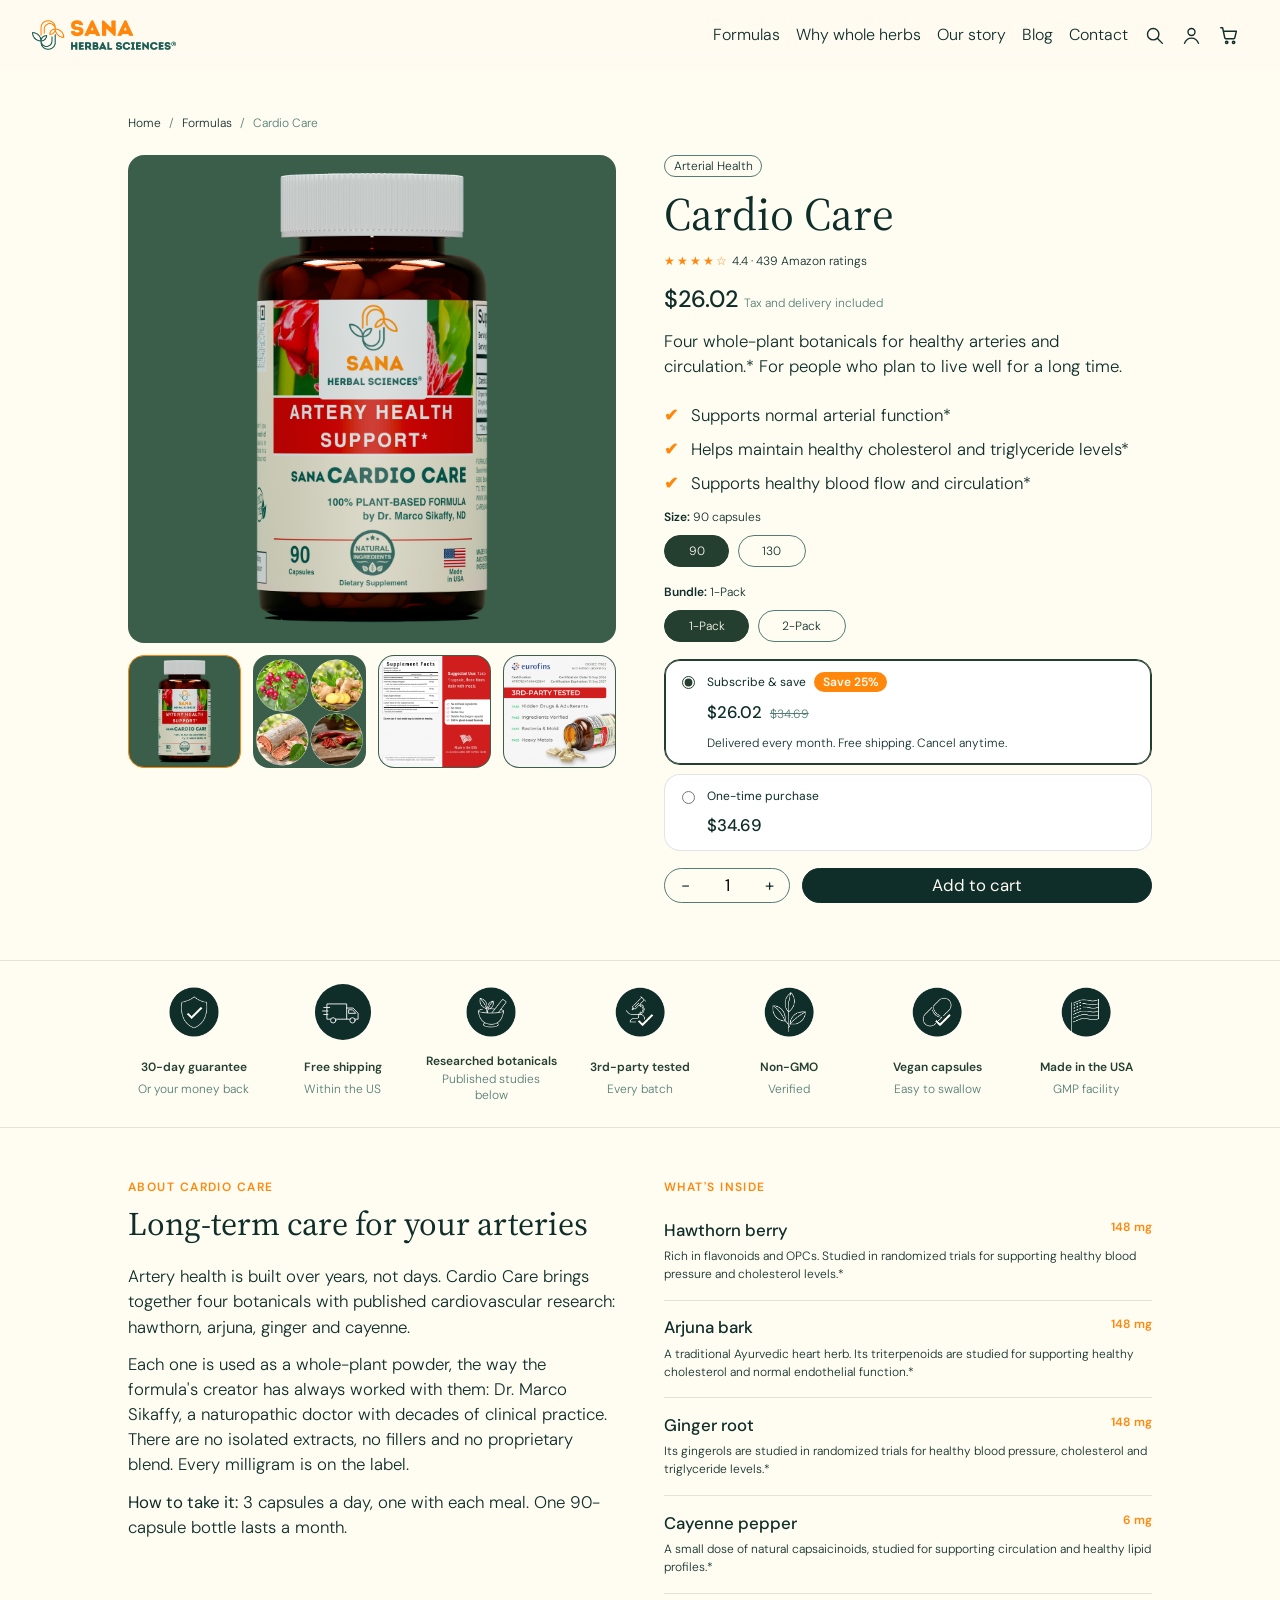
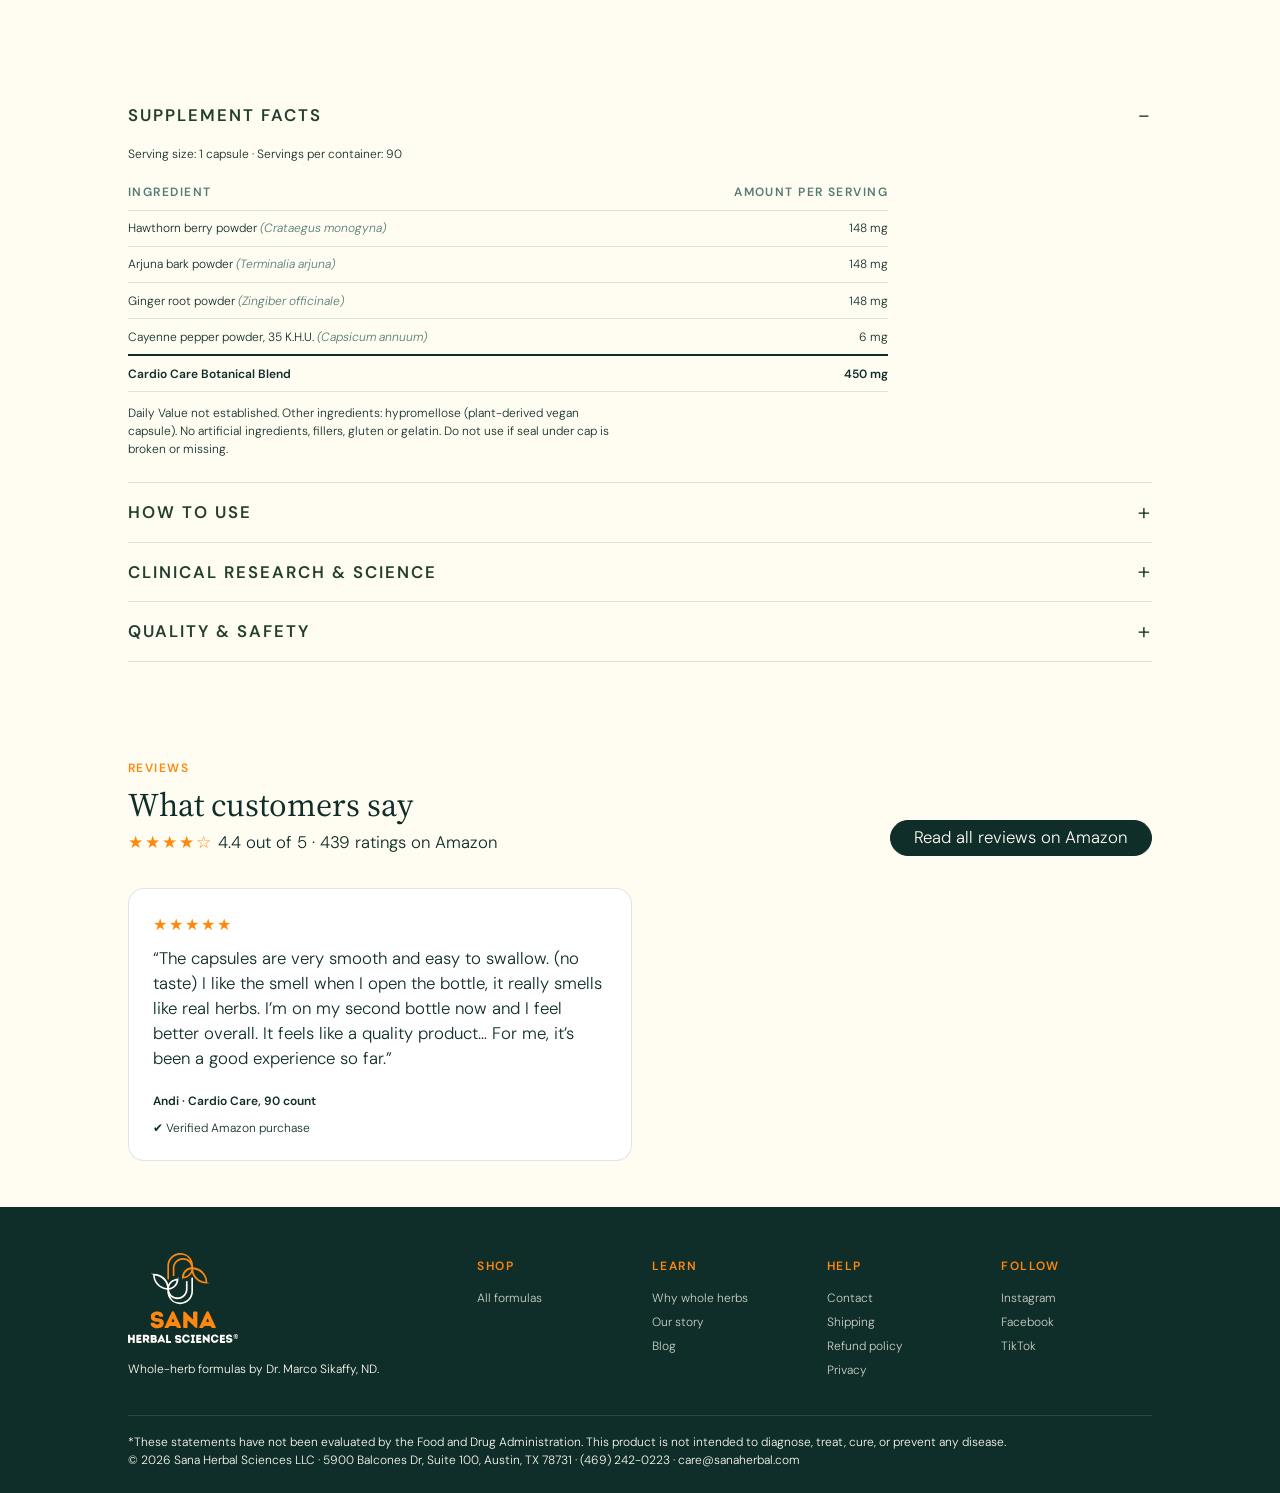
<file: cardio-care.html>
<!doctype html>
<html lang="en">
  <head>
    <meta charset="utf-8" />
    <meta name="viewport" content="width=device-width, initial-scale=1" />
    <title>Cardio Care | Whole-Herb Artery &amp; Circulation Support | Sana Herbal Sciences</title>
    <meta name="description" content="Cardio Care: hawthorn, arjuna, ginger and cayenne as whole-plant powders. Supports healthy arteries and circulation.* Third-party tested every batch. No fillers." />
    <link
      href="https://cdn.jsdelivr.net/npm/bootstrap@5.3.3/dist/css/bootstrap.min.css"
      rel="stylesheet"
    />
    <link rel="stylesheet" href="style.css" />
  </head>
  <body>
    <!-- ===== NAV ===== -->
    <nav class="navbar fixed-top navbar-expand-lg site-nav">
      <div class="container-fluid">
        <a class="navbar-brand d-inline-flex align-items-center p-0" href="index.html"><img width="526" height="112" src="img/logo-nav.webp" alt="Sana Herbal Sciences" /></a>
        <button
          class="navbar-toggler"
          type="button"
          data-bs-toggle="collapse"
          data-bs-target="#navbarContent"
          aria-controls="navbarContent"
          aria-expanded="false"
          aria-label="Toggle navigation"
>
          <span class="navbar-toggler-icon"></span>
        </button>
        <div class="collapse navbar-collapse" id="navbarContent">
          <ul class="navbar-nav ms-auto mb-2 mb-lg-0 align-items-lg-center">
            <li class="nav-item"><a class="nav-link" href="formulas.html">Formulas</a></li>
            <li class="nav-item"><a class="nav-link" href="index.html#why-whole-herbs">Why whole herbs</a></li>
            <li class="nav-item"><a class="nav-link" href="index.html#our-story">Our story</a></li>
            <li class="nav-item"><a class="nav-link" href="blog.html">Blog</a></li>
            <li class="nav-item"><a class="nav-link" href="contact.html">Contact</a></li>
            <li class="nav-item">
              <a class="nav-link nav-icon" href="https://sanaherbal.com/search" aria-label="Search">
                <svg viewBox="0 0 24 24" width="21" height="21" fill="none" stroke="currentColor" stroke-width="1.6" stroke-linecap="round" aria-hidden="true"><circle cx="10.5" cy="10.5" r="6.5"/><path d="M15.5 15.5 21 21"/></svg>
              </a>
            </li>
            <li class="nav-item">
              <a class="nav-link nav-icon" href="https://sanaherbal.com/customer_authentication/redirect?locale=en&amp;region_country=US" aria-label="Account">
                <svg viewBox="0 0 24 24" width="21" height="21" fill="none" stroke="currentColor" stroke-width="1.6" stroke-linecap="round" aria-hidden="true"><circle cx="12" cy="8" r="4"/><path d="M4 21c1.5-4 4.5-6 8-6s6.5 2 8 6"/></svg>
              </a>
            </li>
            <li class="nav-item">
              <a class="nav-link nav-icon" href="#" aria-label="Cart">
                <svg viewBox="0 0 24 24" width="22" height="22" fill="none" stroke="currentColor" stroke-width="1.6" stroke-linecap="round" stroke-linejoin="round" aria-hidden="true"><path d="M3 4h2l2.4 11.2a1 1 0 0 0 1 .8h8.9a1 1 0 0 0 1-.8L20 8H6.2"/><circle cx="9.5" cy="20" r="1.3"/><circle cx="17" cy="20" r="1.3"/></svg>
              </a>
            </li>
          </ul>
        </div>
      </div>
    </nav>

    <main>
      <!-- ===== COMPRA: galería + caja de compra ===== -->
      <section>
        <div class="container-fluid">
          <nav aria-label="Breadcrumb"><ol class="breadcrumb"><li class="breadcrumb-item"><a href="index.html">Home</a></li><li class="breadcrumb-item"><a href="index.html#formulas">Formulas</a></li><li class="breadcrumb-item active" aria-current="page">Cardio Care</li></ol></nav>
          <div class="row g-4 g-lg-5">
            <!-- Galería -->
            <div class="col-lg-6">
              <div class="gallery">
                <div class="gallery-main">
                  <img id="pdp-main-img" width="1350" height="1350" src="img/cardiocare.webp" alt="Sana Cardio Care, 90 capsules" />
                </div>
                <div class="gallery-thumbs" role="list">
                  <button type="button" class="gallery-thumb is-active" data-src="img/cardiocare.webp" data-w="1350" data-h="1350" data-alt="Sana Cardio Care, 90 capsules" aria-label="Bottle"><img width="1350" height="1350" src="img/cardiocare.webp" alt="" /></button>
                  <button type="button" class="gallery-thumb" data-src="img/cardio-care-ingredients.webp" data-w="700" data-h="700" data-alt="Cardio Care ingredients: hawthorn berry, arjuna bark, ginger and cayenne" aria-label="Ingredients"><img width="700" height="700" src="img/cardio-care-ingredients.webp" alt="" /></button>
                  <button type="button" class="gallery-thumb" data-src="img/cardio-care-facts.webp" data-w="1400" data-h="1400" data-alt="Cardio Care Supplement Facts and suggested use" aria-label="Supplement Facts"><img width="1400" height="1400" src="img/cardio-care-facts.webp" alt="" loading="lazy" /></button>
                  <button type="button" class="gallery-thumb" data-src="img/cardio-care-lab.webp" data-w="1400" data-h="1400" data-alt="Cardio Care third-party lab certificate from Eurofins" aria-label="Lab certificate"><img width="1400" height="1400" src="img/cardio-care-lab.webp" alt="" loading="lazy" /></button>
                </div>
              </div>
            </div>

            <!-- Caja de compra -->
            <div class="col-lg-6">
              <div class="stack">
                <span class="tag-outline">Arterial Health</span>
                <h1>Cardio Care</h1>
                <a class="text-sm align-self-start" href="https://www.amazon.com/dp/B0D2LYVVW8#customerReviews" target="_blank" rel="noopener"><span class="stars" aria-hidden="true">★★★★☆</span> 4.4 · 439 Amazon ratings</a>

                <div class="text-lg fw-medium"><span id="pdp-price">$34.69</span> <span class="text-sm text-mute fw-light">Tax and delivery included</span></div>

                <p>Four whole-plant botanicals for healthy arteries and circulation.* For people who plan to live well for a long time.</p>
                <ul class="checklist">
                  <li>Supports normal arterial function*</li>
                  <li>Helps maintain healthy cholesterol and triglyceride levels*</li>
                  <li>Supports healthy blood flow and circulation*</li>
                </ul>

                <form class="stack-loose" id="pdp-form" action="#">
                  <fieldset class="stack-tight">
                    <legend>Size: <span id="lbl-size">90 capsules</span></legend>
                    <div class="choice-pills">
                      <input type="radio" name="size" id="size-90" value="90" checked /><label for="size-90">90</label>
                      <input type="radio" name="size" id="size-130" value="130" /><label for="size-130">130</label>
                    </div>
                  </fieldset>

                  <fieldset class="stack-tight">
                    <legend>Bundle: <span id="lbl-bundle">1-Pack</span></legend>
                    <div class="choice-pills">
                      <input type="radio" name="bundle" id="bundle-1" value="1" checked /><label for="bundle-1">1-Pack</label>
                      <input type="radio" name="bundle" id="bundle-2" value="2" /><label for="bundle-2">2-Pack</label>
                    </div>
                  </fieldset>

                  <fieldset class="stack-tight">
                    <legend class="visually-hidden">Purchase option</legend>
                    <label class="option-card" id="plan-sub-wrap">
                      <input type="radio" name="plan" id="plan-sub" value="sub" checked />
                      <span class="option-body">
                        <span class="option-top"><strong>Subscribe &amp; save</strong> <span class="tag">Save 25%</span></span>
                        <span class="option-price"><span id="price-sub">$26.02</span> <s id="price-sub-was">$34.69</s></span>
                        <span class="text-sm">Delivered every month. Free shipping. Cancel anytime.</span>
                      </span>
                    </label>
                    <label class="option-card">
                      <input type="radio" name="plan" id="plan-once" value="once" />
                      <span class="option-body">
                        <span class="option-top"><strong>One-time purchase</strong></span>
                        <span class="option-price" id="price-once">$34.69</span>
                      </span>
                    </label>
                    <p class="text-sm" id="plan-msg" hidden>Subscribe &amp; save is available for 1-Pack orders.</p>
                  </fieldset>

                  <div class="buy-row">
                    <div class="qty">
                      <button type="button" id="qty-minus" aria-label="Decrease quantity">−</button>
                      <input type="number" id="qty" name="qty" value="1" min="1" max="10" aria-label="Quantity" />
                      <button type="button" id="qty-plus" aria-label="Increase quantity">+</button>
                    </div>
                    <button type="submit" class="btn-pill" id="pdp-add">Add to cart</button>
                  </div>
                  <p class="text-sm" id="pdp-added" role="status" hidden>Added to cart.</p>
                </form>
              </div>
            </div>
          </div>
        </div>
      </section>

      <!-- ===== GARANTÍAS ===== -->
      <section class="band">
        <div class="container-fluid">
          <ul class="perks perks-wide">
            <li><img width="190" height="190" src="img/tested.webp" alt="" class="icon" loading="lazy" /><strong>30-day guarantee</strong><span>Or your money back</span></li>
            <li><img width="191" height="191" src="img/shipping.svg" alt="" class="icon" loading="lazy" /><strong>Free shipping</strong><span>Within the US</span></li>
            <li><img width="190" height="190" src="img/dried.webp" alt="" class="icon" loading="lazy" /><strong>Researched botanicals</strong><span>Published studies below</span></li>
            <li><img width="191" height="191" src="img/labtested.webp" alt="" class="icon" loading="lazy" /><strong>3rd-party tested</strong><span>Every batch</span></li>
            <li><img width="191" height="191" src="img/gmofree.webp" alt="" class="icon" loading="lazy" /><strong>Non-GMO</strong><span>Verified</span></li>
            <li><img width="191" height="191" src="img/pill.webp" alt="" class="icon" loading="lazy" /><strong>Vegan capsules</strong><span>Easy to swallow</span></li>
            <li><img width="191" height="191" src="img/usamade.webp" alt="" class="icon" loading="lazy" /><strong>Made in the USA</strong><span>GMP facility</span></li>
          </ul>
        </div>
      </section>

      <!-- ===== DESCRIPCIÓN + INGREDIENTES ===== -->
      <section class="py-xl">
        <div class="container-fluid">
          <div class="row g-4 g-lg-5">
            <div class="col-lg-6">
              <span class="eyebrow">About Cardio Care</span>
              <h2>Long-term care for your arteries</h2>
              <p>Artery health is built over years, not days. Cardio Care brings together four botanicals with published cardiovascular research: hawthorn, arjuna, ginger and cayenne.</p>
              <p>Each one is used as a whole-plant powder, the way the formula's creator has always worked with them: Dr. Marco Sikaffy, a naturopathic doctor with decades of clinical practice. There are no isolated extracts, no fillers and no proprietary blend. Every milligram is on the label.</p>
              <p><strong>How to take it:</strong> 3 capsules a day, one with each meal. One 90-capsule bottle lasts a month.</p>
            </div>
            <div class="col-lg-6">
              <span class="eyebrow">What's inside</span>
              <ul class="spec-list">
                <li>
                  <h4>Hawthorn berry <span>148 mg</span></h4>
                  <p class="text-sm">Rich in flavonoids and OPCs. Studied in randomized trials for supporting healthy blood pressure and cholesterol levels.*</p>
                </li>
                <li>
                  <h4>Arjuna bark <span>148 mg</span></h4>
                  <p class="text-sm">A traditional Ayurvedic heart herb. Its triterpenoids are studied for supporting healthy cholesterol and normal endothelial function.*</p>
                </li>
                <li>
                  <h4>Ginger root <span>148 mg</span></h4>
                  <p class="text-sm">Its gingerols are studied in randomized trials for healthy blood pressure, cholesterol and triglyceride levels.*</p>
                </li>
                <li>
                  <h4>Cayenne pepper <span>6 mg</span></h4>
                  <p class="text-sm">A small dose of natural capsaicinoids, studied for supporting circulation and healthy lipid profiles.*</p>
                </li>
              </ul>
            </div>
          </div>
        </div>
      </section>

      <!-- ===== ACORDEONES ===== -->
      <section class="py-xl">
        <div class="container-fluid">
          <details class="disclosure" open>
            <summary>Supplement Facts</summary>
            <div class="disclosure-body">
              <p class="text-sm">Serving size: 1 capsule · Servings per container: 90</p>
              <div class="table-scroll">
                <table class="data-table">
                  <thead><tr><th scope="col">Ingredient</th><th scope="col">Amount per serving</th></tr></thead>
                  <tbody>
                    <tr><td>Hawthorn berry powder <em>(Crataegus monogyna)</em></td><td>148 mg</td></tr>
                    <tr><td>Arjuna bark powder <em>(Terminalia arjuna)</em></td><td>148 mg</td></tr>
                    <tr><td>Ginger root powder <em>(Zingiber officinale)</em></td><td>148 mg</td></tr>
                    <tr><td>Cayenne pepper powder, 35 K.H.U. <em>(Capsicum annuum)</em></td><td>6 mg</td></tr>
                    <tr class="total-row"><td>Cardio Care Botanical Blend</td><td>450 mg</td></tr>
                  </tbody>
                </table>
              </div>
              <p class="text-sm">Daily Value not established. Other ingredients: hypromellose (plant-derived vegan capsule). No artificial ingredients, fillers, gluten or gelatin. Do not use if seal under cap is broken or missing.</p>
            </div>
          </details>

          <details class="disclosure">
            <summary>How to use</summary>
            <div class="disclosure-body">
              <p class="text-sm">Take 3 capsules daily, one with each meal. A 90-capsule bottle lasts 30 days; a 130-capsule bottle lasts about 43 days.</p>
              <p class="text-sm">If you are pregnant, nursing, taking medication or have a medical condition, consult your healthcare provider before use.</p>
            </div>
          </details>

          <details class="disclosure">
            <summary>Clinical research &amp; science</summary>
            <div class="disclosure-body">
              <p class="text-sm">Published research on the individual botanicals in Cardio Care. These studies were not conducted on the finished formula.</p>
              <ul class="ref-list">
                <li><a href="https://doi.org/10.1016/j.foodres.2025.118224" target="_blank" rel="noopener">Procyanidin C1 from Hawthorn Modulates Metabolic-Inflammatory Axis to Combat Vascular Senescence in Atherosclerosis</a> <span>2026, Food Research International</span></li>
                <li><a href="https://journals.lww.com/adhb/fulltext/2019/09010/effect_of_terminalia_arjuna_on_total_platelet.21.aspx" target="_blank" rel="noopener">Effect of Terminalia Arjuna on Total Platelet Count and Lipid Profile in Patients of Coronary Artery Disease</a> <span>2019, Advances in Human Biology</span></li>
                <li><a href="https://www.mdpi.com/1420-3049/17/12/14490" target="_blank" rel="noopener">Polyphenolic Profile and Biological Activity of Chinese Hawthorn (Crataegus pinnatifida BUNGE) Fruits</a> <span>2012, Molecules</span></li>
                <li><a href="https://pubmed.ncbi.nlm.nih.gov/29747751/" target="_blank" rel="noopener">The effect of ginger supplementation on lipid profile: A systematic review and meta-analysis of clinical trials</a> <span>2018. Phytomedicine, National Center for Biotechnology Information</span></li>
                <li><a href="https://pubmed.ncbi.nlm.nih.gov/37344950/" target="_blank" rel="noopener">Effects of Capsicum annuum supplementation on the lipid profile in adults with metabolic syndrome: a systematic review and meta-analysis of RCTs</a> <span>2023, A. Hjazi et al.</span><span class="ref-summary">Capsicum supplementation significantly reduced total cholesterol (TC) by ~4.98 mg/dL.</span></li>
                <li><a href="https://www.frontiersin.org/journals/nutrition/articles/10.3389/fnut.2022.812294/full" target="_blank" rel="noopener">Lipid-Lowering Efficacy of the Capsaicin in Patients With Metabolic Syndrome</a> <span>2022, Z. Jiang et al.</span><span class="ref-summary">Capsaicin supplementation lowered TC and LDL-C in patients with metabolic syndrome.</span></li>
                <li><a href="https://www.sciencedirect.com/science/article/abs/pii/S0009898103001189" target="_blank" rel="noopener">Red pepper attenuates cholesteryl ester transfer protein and atherosclerosis</a> <span>2003, M.J. Kwon et al.</span><span class="ref-summary">Red pepper reduced CETP activity (a marker linked with cholesterol transport) and slowed atherosclerosis in cholesterol-fed models.</span></li>
                <li><a href="https://lipidworld.biomedcentral.com/articles/10.1186/s12944-019-1119-z" target="_blank" rel="noopener">Terminalia arjuna bark extract impedes foam cell formation and promotes macrophage/foam-cell apoptosis</a> <span>2019, S. Bhansali et al.</span><span class="ref-summary">Arjuna extract inhibited foam cell formation by downregulating CD36 expression and promoted apoptosis in macrophages/foam cells.</span></li>
                <li><a href="https://pubmed.ncbi.nlm.nih.gov/30519874/" target="_blank" rel="noopener">Hawthorn extract alleviates atherosclerosis through regulating inflammation and apoptosis related factors</a> <span>2019, S.Z. Wang et al.</span><span class="ref-summary">Hawthorn extract reduced inflammatory markers (MCP-1, IL-1β, hs-CRP) and modulated Bax/Bcl-2 expression to stabilize plaques.</span></li>
                <li><a href="https://www.mdpi.com/1999-4907/11/5/564" target="_blank" rel="noopener">Hawthorn leaf flavonoids attenuate atherosclerosis in ApoE-knockout mice by promotion of reverse cholesterol transport and foam cell inhibition</a> <span>2020, A. Nazhand et al.</span><span class="ref-summary">Hawthorn flavonoids improved reverse cholesterol transport, inhibited foam cell formation, and reduced vascular lipid accumulation.</span></li>
                <li><a href="https://www.frontiersin.org/journals/cardiovascular-medicine/articles/10.3389/fcvm.2022.804801/full" target="_blank" rel="noopener">Exploring the mechanism of hawthorn leaves against coronary heart disease via network pharmacology and in vitro validation</a> <span>2022, J. Ding et al.</span><span class="ref-summary">Hawthorn polyphenols suppressed MMP2, MMP9, IL-6, IL-1β and macrophage activation, consistent with plaque-stabilizing, anti-inflammatory effects.</span></li>
                <li><a href="https://e-cnr.org/DOIx.php?id=10.7762%2Fcnr.2022.11.4.302" target="_blank" rel="noopener">The effects of Capsinoids and Fermented Red Pepper Products on lipid profiles: meta-analysis of RCTs</a> <span>2022, M.R. Amini et al.</span><span class="ref-summary">Capsinoids (from red pepper) significantly reduced total cholesterol (TC) with mild effect on LDL, HDL, or TG.</span></li>
                <li><a href="https://www.researchgate.net/publication/385775920_A_Randomized_Controlled_Clinical_Study_to_Evaluate_the_Effect_of_Terminalia_Arjuna_Add-On_Medication_on_Cardiac_Function_in_Coronary_Artery_Disease" target="_blank" rel="noopener">A Randomized Controlled Clinical Study to Evaluate the Effect of Terminalia Arjuna (Add-On Medication) on Cardiac Function in Coronary Artery Disease</a> <span>2024, International Research Journal of Multidisciplinary Scope</span></li>
                <li><a href="https://www.academia.edu/111589808/Crataegus_laevigata_decreases_neutrophil_elastase_and_has_hypolipidemic_effect_A_randomized_double_blind_placebo_controlled_trial?auto=download" target="_blank" rel="noopener">Crataegus laevigata decreases neutrophil elastase and has hypolipidemic effect: A randomized, double-blind, placebo-controlled trial</a> <span>2011, School of Medicine, University of Valencia, Valencia, Spain</span></li>
                <li><a href="https://www.sciencedirect.com/science/article/pii/S0022316622140526?utm_source=chatgpt.com" target="_blank" rel="noopener">Ginger Extract Consumption Reduces Plasma Cholesterol, Inhibits LDL Oxidation and Attenuates Development of Atherosclerosis in Atherosclerotic, Apolipoprotein E-Deficient Mice</a> <span>2023, The Rappaport Family Institute for Research in the Medical Sciences</span></li>
                <li><a href="https://www.ahajournals.org/doi/10.1161/HYPERTENSIONAHA.121.18778?utm_source=chatgpt.com" target="_blank" rel="noopener">Capsaicin Attenuates Arterial Calcification Through Promoting SIRT6-Mediated Deacetylation and Degradation of Hif1α (Hypoxic-Inducible Factor-1 Alpha)</a> <span>2022, AHA|ASA Journals</span></li>
              </ul>
            </div>
          </details>

          <details class="disclosure">
            <summary>Quality &amp; safety</summary>
            <div class="disclosure-body">
              <dl class="def-list">
                <dt>Identity</dt>
                <dd>Every herb is identity-verified before production, to confirm it's the exact species on the label. Cardio Care's botanicals come from named origins: hawthorn from Bulgaria, arjuna from India, and ginger and cayenne from the US.</dd>
                <dt>Potency</dt>
                <dd>Every batch is third-party tested by ISO 17025-accredited laboratories (Eurofins or Daane Labs). Not once per formula: every single batch.</dd>
                <dt>Purity</dt>
                <dd>Every batch is screened for heavy metals (lead, arsenic, cadmium, mercury) and microbial contamination (E. coli, Salmonella, yeast and mold). If a batch fails, it never ships.</dd>
              </dl>
            </div>
          </details>
        </div>
      </section>

      <!-- ===== RESEÑAS (Amazon, cargadas a mano; NO marcar con schema Review) ===== -->
      <section class="py-xl">
        <div class="container-fluid">
          <div class="section-head">
            <div>
              <span class="eyebrow">Reviews</span>
              <h2 class="mb-2">What customers say</h2>
              <p><span class="stars" aria-hidden="true">★★★★☆</span> 4.4 out of 5 · 439 ratings on Amazon</p>
            </div>
            <a class="btn-pill" href="https://www.amazon.com/dp/B0D2LYVVW8#customerReviews" target="_blank" rel="noopener">Read all reviews on Amazon</a>
          </div>
          <div class="row g-3">
            <div class="col-lg-6">
              <div class="review">
                <span class="stars" aria-label="5 out of 5 stars">★★★★★</span>
                <p>“The capsules are very smooth and easy to swallow. (no taste) I like the smell when I open the bottle, it really smells like real herbs. I’m on my second bottle now and I feel better overall. It feels like a quality product… For me, it’s been a good experience so far.”</p>
                <span class="review-author">Andi · Cardio Care, 90 count</span>
                <a class="text-sm" href="https://www.amazon.com/gp/customer-reviews/R3EIZP7JOMXTB6" target="_blank" rel="noopener">✔ Verified Amazon purchase</a>
              </div>
            </div>
          </div>
        </div>
      </section>
    </main>

    <!-- ===== FOOTER ===== -->
    <footer>
      <div class="container-fluid">
        <div class="row g-4">
          <div class="col-lg-4">
            <img width="156" height="128" src="img/logo-white.svg" alt="Sana Herbal Sciences"  />
            <p class="text-sm">Whole-herb formulas by Dr. Marco Sikaffy, ND.</p>
          </div>
          <div class="col-6 col-lg-2">
            <h4>Shop</h4>
            <a href="formulas.html">All formulas</a>
          </div>
          <div class="col-6 col-lg-2">
            <h4>Learn</h4>
            <a href="index.html#why-whole-herbs">Why whole herbs</a>
            <a href="index.html#our-story">Our story</a>
            <a href="blog.html">Blog</a>
          </div>
          <div class="col-6 col-lg-2">
            <h4>Help</h4>
            <a href="contact.html">Contact</a>
            <a href="delivery.html">Shipping</a>
            <a href="refund-policy.html">Refund policy</a>
            <a href="privacy.html">Privacy</a>
          </div>
          <div class="col-6 col-lg-2">
            <h4>Follow</h4>
            <a href="https://www.instagram.com/sana.herbs">Instagram</a>
            <a href="https://www.facebook.com/people/Sana-Herbal/61557239301948/">Facebook</a>
            <a href="https://www.tiktok.com/@sana.herbs">TikTok</a>
          </div>
        </div>
        <p class="text-sm">*These statements have not been evaluated by the Food and Drug Administration. This product is not intended to diagnose, treat, cure, or prevent any disease.<br />© 2026 Sana Herbal Sciences LLC · 5900 Balcones Dr, Suite 100, Austin, TX 78731 · (469) 242-0223 · care@sanaherbal.com</p>
      </div>
    </footer>

    <script src="https://cdn.jsdelivr.net/npm/bootstrap@5.3.3/dist/js/bootstrap.bundle.min.js"></script>
    <script>
      // Galería, variantes, plan de compra y cantidad (maqueta: el carrito real lo resuelve Shopify)
      (function () {
        var main = document.getElementById("pdp-main-img");
        document.querySelectorAll(".gallery-thumb").forEach(function (t) {
          t.addEventListener("click", function () {
            document.querySelectorAll(".gallery-thumb").forEach(function (x) { x.classList.toggle("is-active", x === t); });
            main.src = t.dataset.src; main.width = t.dataset.w; main.height = t.dataset.h; main.alt = t.dataset.alt;
          });
        });

        // Precios reales de sanaherbal.com (Shopify + Recharge, oct-2026)
        var PRICES = { "90-1": 34.69, "90-2": 59.80, "130-1": 44.95, "130-2": 79.90 };
        var SUB = { "90-1": 26.02, "130-1": 33.71 };   // suscripción mensual -25% solo en 1-Pack
        var SOLD_OUT = { "130-2": true };
        var $ = function (id) { return document.getElementById(id); };
        var fmt = function (n) { return "$" + n.toFixed(2); };
        var val = function (name) { return document.querySelector('input[name="' + name + '"]:checked').value; };

        function update() {
          var key = val("size") + "-" + val("bundle");
          var subOk = !!SUB[key];
          $("plan-sub").disabled = !subOk;
          $("plan-sub-wrap").classList.toggle("is-disabled", !subOk);
          $("plan-msg").hidden = subOk;
          if (!subOk && $("plan-sub").checked) $("plan-once").checked = true;

          $("price-once").textContent = fmt(PRICES[key]);
          $("price-sub").textContent = subOk ? fmt(SUB[key]) : "";
          $("price-sub-was").textContent = subOk ? fmt(PRICES[key]) : "";
          $("pdp-price").textContent = fmt(val("plan") === "sub" && subOk ? SUB[key] : PRICES[key]);

          $("lbl-size").textContent = val("size") + " capsules";
          $("lbl-bundle").textContent = val("bundle") === "2" ? "2-Pack" : "1-Pack";

          var out = !!SOLD_OUT[key];
          $("pdp-add").disabled = out;
          $("pdp-add").textContent = out ? "Sold out" : "Add to cart";
        }
        document.querySelectorAll('#pdp-form input[type="radio"]').forEach(function (r) { r.addEventListener("change", update); });

        var qty = $("qty");
        $("qty-minus").addEventListener("click", function () { qty.value = Math.max(1, (+qty.value || 1) - 1); });
        $("qty-plus").addEventListener("click", function () { qty.value = Math.min(10, (+qty.value || 1) + 1); });
        $("pdp-form").addEventListener("submit", function (e) { e.preventDefault(); $("pdp-added").hidden = false; });
        update();
      })();
    </script>
  </body>
</html>
</file>
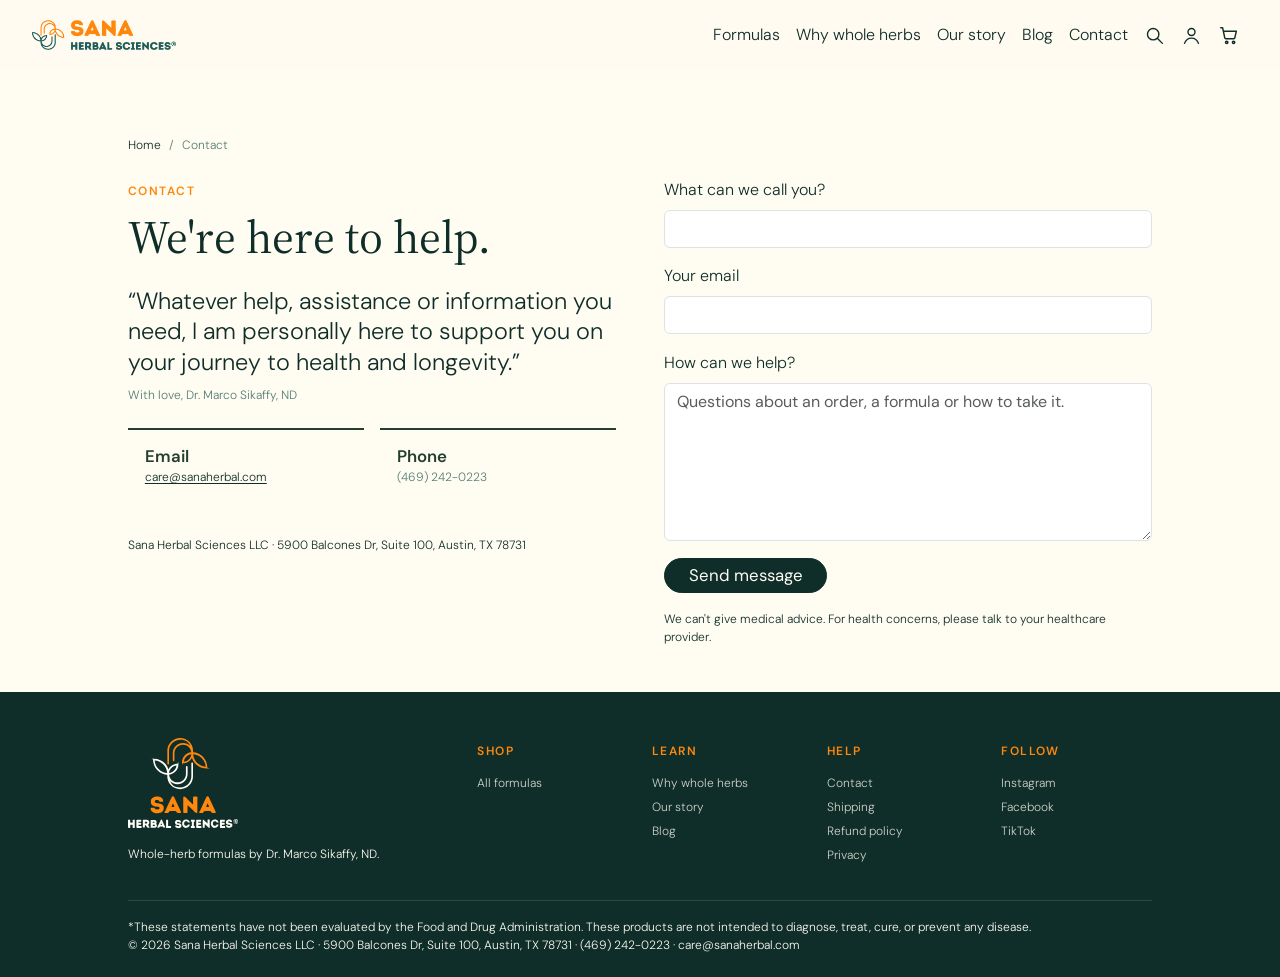
<file: contact.html>
<!doctype html>
<html lang="en">
  <head>
    <meta charset="utf-8" />
    <meta name="viewport" content="width=device-width, initial-scale=1" />
    <title>Contact | Sana Herbal Sciences</title>
    <meta name="description" content="Questions about an order or a formula? Contact Sana Herbal Sciences at care@sanaherbal.com." />
    <link
      href="https://cdn.jsdelivr.net/npm/bootstrap@5.3.3/dist/css/bootstrap.min.css"
      rel="stylesheet"
    />
    <link rel="stylesheet" href="style.css" />
  </head>
  <body>
    <nav class="navbar fixed-top navbar-expand-lg site-nav">
      <div class="container-fluid">
        <a class="navbar-brand d-inline-flex align-items-center p-0" href="index.html"><img width="526" height="112" src="img/logo-nav.webp" alt="Sana Herbal Sciences" /></a>
        <button
          class="navbar-toggler"
          type="button"
          data-bs-toggle="collapse"
          data-bs-target="#navbarContent"
          aria-controls="navbarContent"
          aria-expanded="false"
          aria-label="Toggle navigation"
>
          <span class="navbar-toggler-icon"></span>
        </button>
        <div class="collapse navbar-collapse" id="navbarContent">
          <ul class="navbar-nav ms-auto mb-2 mb-lg-0 align-items-lg-center">
            <li class="nav-item"><a class="nav-link" href="formulas.html">Formulas</a></li>
            <li class="nav-item"><a class="nav-link" href="index.html#why-whole-herbs">Why whole herbs</a></li>
            <li class="nav-item"><a class="nav-link" href="index.html#our-story">Our story</a></li>
            <li class="nav-item"><a class="nav-link" href="blog.html">Blog</a></li>
            <li class="nav-item"><a class="nav-link active" aria-current="page" href="contact.html">Contact</a></li>
            <li class="nav-item">
              <a class="nav-link nav-icon" href="https://sanaherbal.com/search" aria-label="Search">
                <svg viewBox="0 0 24 24" width="21" height="21" fill="none" stroke="currentColor" stroke-width="1.6" stroke-linecap="round" aria-hidden="true"><circle cx="10.5" cy="10.5" r="6.5"/><path d="M15.5 15.5 21 21"/></svg>
              </a>
            </li>
            <li class="nav-item">
              <a class="nav-link nav-icon" href="https://sanaherbal.com/customer_authentication/redirect?locale=en&amp;region_country=US" aria-label="Account">
                <svg viewBox="0 0 24 24" width="21" height="21" fill="none" stroke="currentColor" stroke-width="1.6" stroke-linecap="round" aria-hidden="true"><circle cx="12" cy="8" r="4"/><path d="M4 21c1.5-4 4.5-6 8-6s6.5 2 8 6"/></svg>
              </a>
            </li>
            <li class="nav-item">
              <a class="nav-link nav-icon" href="#" aria-label="Cart">
                <svg viewBox="0 0 24 24" width="22" height="22" fill="none" stroke="currentColor" stroke-width="1.6" stroke-linecap="round" stroke-linejoin="round" aria-hidden="true"><path d="M3 4h2l2.4 11.2a1 1 0 0 0 1 .8h8.9a1 1 0 0 0 1-.8L20 8H6.2"/><circle cx="9.5" cy="20" r="1.3"/><circle cx="17" cy="20" r="1.3"/></svg>
              </a>
            </li>
          </ul>
        </div>
      </div>
    </nav>

    <main>
      <section class="py-xl">
        <div class="container-fluid">
          <nav aria-label="Breadcrumb"><ol class="breadcrumb"><li class="breadcrumb-item"><a href="index.html">Home</a></li><li class="breadcrumb-item active" aria-current="page">Contact</li></ol></nav>
          <div class="row g-4 g-lg-5">
            <div class="col-lg-6">
              <span class="eyebrow">Contact</span>
              <h1 class="mb-md">We're here to help.</h1>
              <figure class="quote">
                <blockquote>“Whatever help, assistance or information you need, I am personally here to support you on your journey to health and longevity.”</blockquote>
                <figcaption>With love, Dr. Marco Sikaffy, ND</figcaption>
              </figure>
              <ul class="perks perks-boxed text-start mx-0">
                <li><strong>Email</strong><span><a href="mailto:care@sanaherbal.com">care@sanaherbal.com</a></span></li>
                <li><strong>Phone</strong><span>(469) 242-0223</span></li>
              </ul>
              <p class="text-sm">Sana Herbal Sciences LLC · 5900 Balcones Dr, Suite 100, Austin, TX 78731</p>
            </div>
            <div class="col-lg-6">
              <form class="stack-loose" id="contact-form" action="#">
                <div>
                  <label for="contact-name" class="form-label">What can we call you?</label>
                  <input id="contact-name" name="name" type="text" class="form-control" autocomplete="name" required />
                </div>
                <div>
                  <label for="contact-email" class="form-label">Your email</label>
                  <input id="contact-email" name="email" type="email" class="form-control" autocomplete="email" required />
                </div>
                <div>
                  <label for="contact-message" class="form-label">How can we help?</label>
                  <textarea id="contact-message" name="message" class="form-control" rows="6" placeholder="Questions about an order, a formula or how to take it." required></textarea>
                </div>
                <button type="submit" class="btn-pill align-self-start">Send message</button>
                <p class="text-sm" id="contact-sent" role="status" hidden>Thanks! We'll get back to you shortly.</p>
                <p class="text-sm">We can't give medical advice. For health concerns, please talk to your healthcare provider.</p>
              </form>
            </div>
          </div>
        </div>
      </section>
    </main>

    <!-- ===== FOOTER ===== -->
    <footer>
      <div class="container-fluid">
        <div class="row g-4">
          <div class="col-lg-4">
            <img width="156" height="128" src="img/logo-white.svg" alt="Sana Herbal Sciences"  />
            <p class="text-sm">Whole-herb formulas by Dr. Marco Sikaffy, ND.</p>
          </div>
          <div class="col-6 col-lg-2">
            <h4>Shop</h4>
            <a href="formulas.html">All formulas</a>
          </div>
          <div class="col-6 col-lg-2">
            <h4>Learn</h4>
            <a href="index.html#why-whole-herbs">Why whole herbs</a>
            <a href="index.html#our-story">Our story</a>
            <a href="blog.html">Blog</a>
          </div>
          <div class="col-6 col-lg-2">
            <h4>Help</h4>
            <a href="contact.html">Contact</a>
            <a href="delivery.html">Shipping</a>
            <a href="refund-policy.html">Refund policy</a>
            <a href="privacy.html">Privacy</a>
          </div>
          <div class="col-6 col-lg-2">
            <h4>Follow</h4>
            <a href="https://www.instagram.com/sana.herbs">Instagram</a>
            <a href="https://www.facebook.com/people/Sana-Herbal/61557239301948/">Facebook</a>
            <a href="https://www.tiktok.com/@sana.herbs">TikTok</a>
          </div>
        </div>
        <p class="text-sm">*These statements have not been evaluated by the Food and Drug Administration. These products are not intended to diagnose, treat, cure, or prevent any disease.<br />© 2026 Sana Herbal Sciences LLC · 5900 Balcones Dr, Suite 100, Austin, TX 78731 · (469) 242-0223 · care@sanaherbal.com</p>
      </div>
    </footer>


    <script src="https://cdn.jsdelivr.net/npm/bootstrap@5.3.3/dist/js/bootstrap.bundle.min.js"></script>
    <script>
      document.getElementById("contact-form").addEventListener("submit", function (e) {
        e.preventDefault();
        document.getElementById("contact-sent").hidden = false;
      });
    </script>
  </body>
</html>
</file>
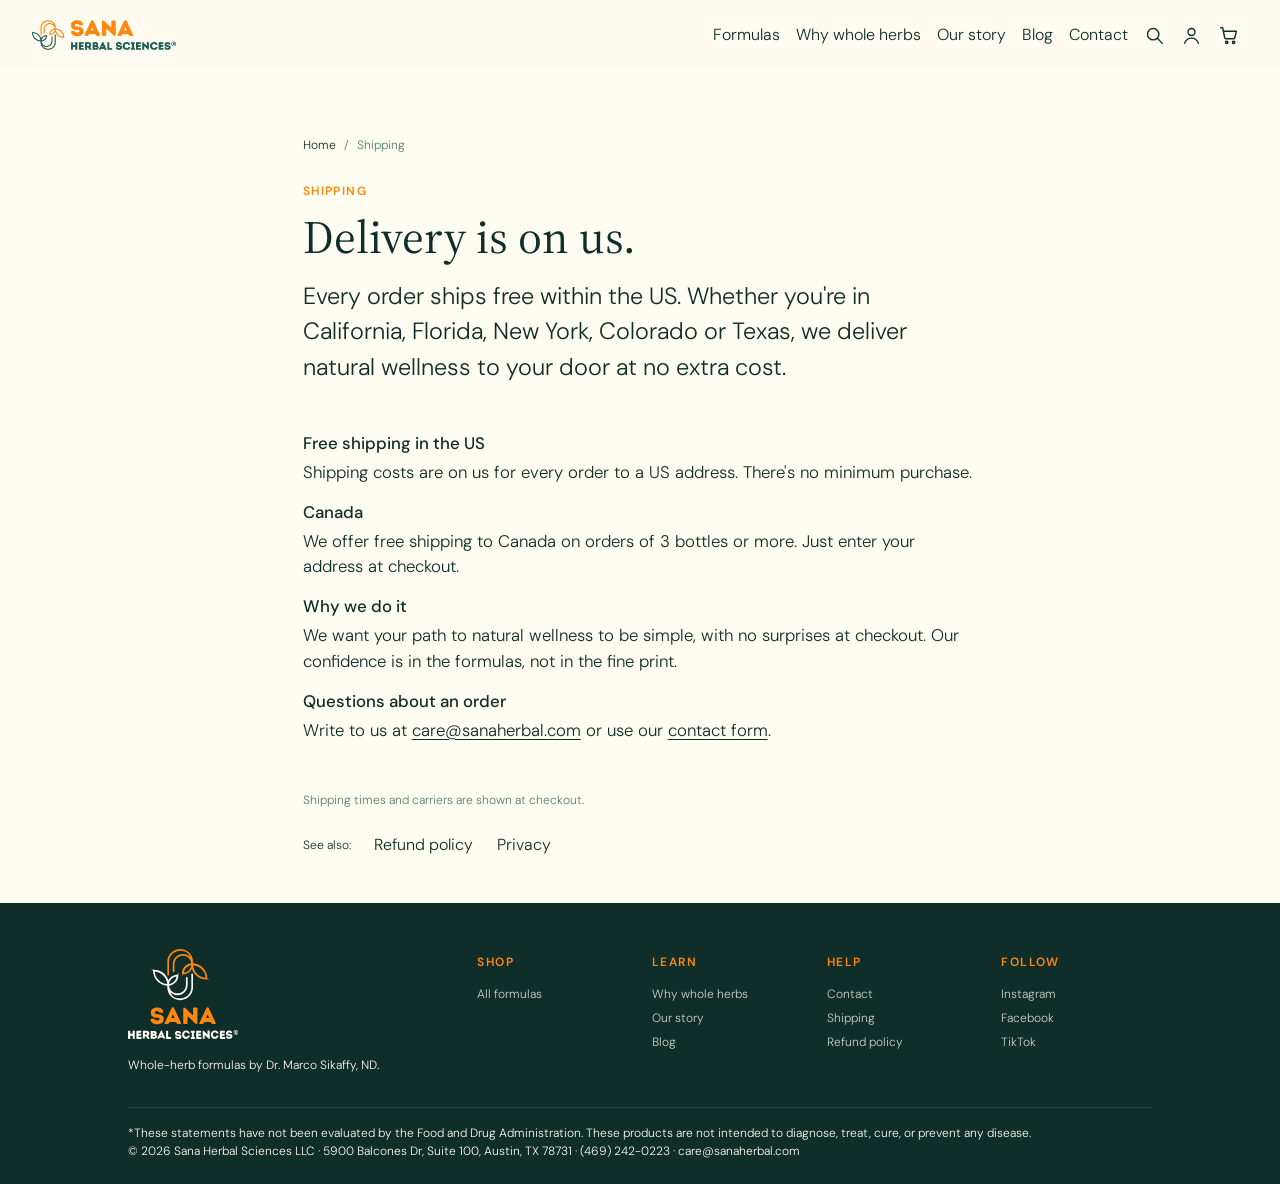
<file: delivery.html>
<!doctype html>
<html lang="en">
  <head>
    <meta charset="utf-8" />
    <meta name="viewport" content="width=device-width, initial-scale=1" />
    <title>Shipping | Free US Delivery | Sana Herbal Sciences</title>
    <meta name="description" content="Free shipping on every order within the US, and free shipping to Canada on orders of 3 bottles or more." />
    <link
      href="https://cdn.jsdelivr.net/npm/bootstrap@5.3.3/dist/css/bootstrap.min.css"
      rel="stylesheet"
    />
    <link rel="stylesheet" href="style.css" />
  </head>
  <body>
    <nav class="navbar fixed-top navbar-expand-lg site-nav">
      <div class="container-fluid">
        <a class="navbar-brand d-inline-flex align-items-center p-0" href="index.html"><img width="526" height="112" src="img/logo-nav.webp" alt="Sana Herbal Sciences" /></a>
        <button
          class="navbar-toggler"
          type="button"
          data-bs-toggle="collapse"
          data-bs-target="#navbarContent"
          aria-controls="navbarContent"
          aria-expanded="false"
          aria-label="Toggle navigation"
>
          <span class="navbar-toggler-icon"></span>
        </button>
        <div class="collapse navbar-collapse" id="navbarContent">
          <ul class="navbar-nav ms-auto mb-2 mb-lg-0 align-items-lg-center">
            <li class="nav-item"><a class="nav-link" href="formulas.html">Formulas</a></li>
            <li class="nav-item"><a class="nav-link" href="index.html#why-whole-herbs">Why whole herbs</a></li>
            <li class="nav-item"><a class="nav-link" href="index.html#our-story">Our story</a></li>
            <li class="nav-item"><a class="nav-link" href="blog.html">Blog</a></li>
            <li class="nav-item"><a class="nav-link" href="contact.html">Contact</a></li>
            <li class="nav-item">
              <a class="nav-link nav-icon" href="https://sanaherbal.com/search" aria-label="Search">
                <svg viewBox="0 0 24 24" width="21" height="21" fill="none" stroke="currentColor" stroke-width="1.6" stroke-linecap="round" aria-hidden="true"><circle cx="10.5" cy="10.5" r="6.5"/><path d="M15.5 15.5 21 21"/></svg>
              </a>
            </li>
            <li class="nav-item">
              <a class="nav-link nav-icon" href="https://sanaherbal.com/customer_authentication/redirect?locale=en&amp;region_country=US" aria-label="Account">
                <svg viewBox="0 0 24 24" width="21" height="21" fill="none" stroke="currentColor" stroke-width="1.6" stroke-linecap="round" aria-hidden="true"><circle cx="12" cy="8" r="4"/><path d="M4 21c1.5-4 4.5-6 8-6s6.5 2 8 6"/></svg>
              </a>
            </li>
            <li class="nav-item">
              <a class="nav-link nav-icon" href="#" aria-label="Cart">
                <svg viewBox="0 0 24 24" width="22" height="22" fill="none" stroke="currentColor" stroke-width="1.6" stroke-linecap="round" stroke-linejoin="round" aria-hidden="true"><path d="M3 4h2l2.4 11.2a1 1 0 0 0 1 .8h8.9a1 1 0 0 0 1-.8L20 8H6.2"/><circle cx="9.5" cy="20" r="1.3"/><circle cx="17" cy="20" r="1.3"/></svg>
              </a>
            </li>
          </ul>
        </div>
      </div>
    </nav>

    <main>
      <section class="py-xl">
        <div class="container-fluid">
          <div class="row justify-content-center">
            <div class="col-lg-8">
              <nav aria-label="Breadcrumb"><ol class="breadcrumb"><li class="breadcrumb-item"><a href="index.html">Home</a></li><li class="breadcrumb-item active" aria-current="page">Shipping</li></ol></nav>
              <span class="eyebrow">Shipping</span>
              <h1 class="mb-md">Delivery is on us.</h1>
              <p class="text-lg">Every order ships free within the US. Whether you're in California, Florida, New York, Colorado or Texas, we deliver natural wellness to your door at no extra cost.</p>
              <div class="stack-loose mt-5">
                <div>
                  <h4>Free shipping in the US</h4>
                  <p>Shipping costs are on us for every order to a US address. There's no minimum purchase.</p>
                </div>
                <div>
                  <h4>Canada</h4>
                  <p>We offer free shipping to Canada on orders of 3 bottles or more. Just enter your address at checkout.</p>
                </div>
                <div>
                  <h4>Why we do it</h4>
                  <p>We want your path to natural wellness to be simple, with no surprises at checkout. Our confidence is in the formulas, not in the fine print.</p>
                </div>
                <div>
                  <h4>Questions about an order</h4>
                  <p>Write to us at <a href="mailto:care@sanaherbal.com">care@sanaherbal.com</a> or use our <a href="contact.html">contact form</a>.</p>
                </div>
              </div>
              <p class="text-sm text-mute mt-5">Shipping times and carriers are shown at checkout.</p>
              <div class="cluster-loose mt-4">
              <span class="text-sm">See also:</span>
              <a class="link" href="refund-policy.html">Refund policy</a>
              <a class="link" href="privacy.html">Privacy</a>
              </div>
            </div>
          </div>
        </div>
      </section>
    </main>

    <!-- ===== FOOTER ===== -->
    <footer>
      <div class="container-fluid">
        <div class="row g-4">
          <div class="col-lg-4">
            <img width="156" height="128" src="img/logo-white.svg" alt="Sana Herbal Sciences"  />
            <p class="text-sm">Whole-herb formulas by Dr. Marco Sikaffy, ND.</p>
          </div>
          <div class="col-6 col-lg-2">
            <h4>Shop</h4>
            <a href="formulas.html">All formulas</a>
          </div>
          <div class="col-6 col-lg-2">
            <h4>Learn</h4>
            <a href="index.html#why-whole-herbs">Why whole herbs</a>
            <a href="index.html#our-story">Our story</a>
            <a href="blog.html">Blog</a>
          </div>
          <div class="col-6 col-lg-2">
            <h4>Help</h4>
            <a href="contact.html">Contact</a>
            <a href="delivery.html">Shipping</a>
            <a href="refund-policy.html">Refund policy</a>
          </div>
          <div class="col-6 col-lg-2">
            <h4>Follow</h4>
            <a href="https://www.instagram.com/sana.herbs">Instagram</a>
            <a href="https://www.facebook.com/people/Sana-Herbal/61557239301948/">Facebook</a>
            <a href="https://www.tiktok.com/@sana.herbs">TikTok</a>
          </div>
        </div>
        <p class="text-sm">*These statements have not been evaluated by the Food and Drug Administration. These products are not intended to diagnose, treat, cure, or prevent any disease.<br />© 2026 Sana Herbal Sciences LLC · 5900 Balcones Dr, Suite 100, Austin, TX 78731 · (469) 242-0223 · care@sanaherbal.com</p>
      </div>
    </footer>


    <script src="https://cdn.jsdelivr.net/npm/bootstrap@5.3.3/dist/js/bootstrap.bundle.min.js"></script>
  </body>
</html>
</file>
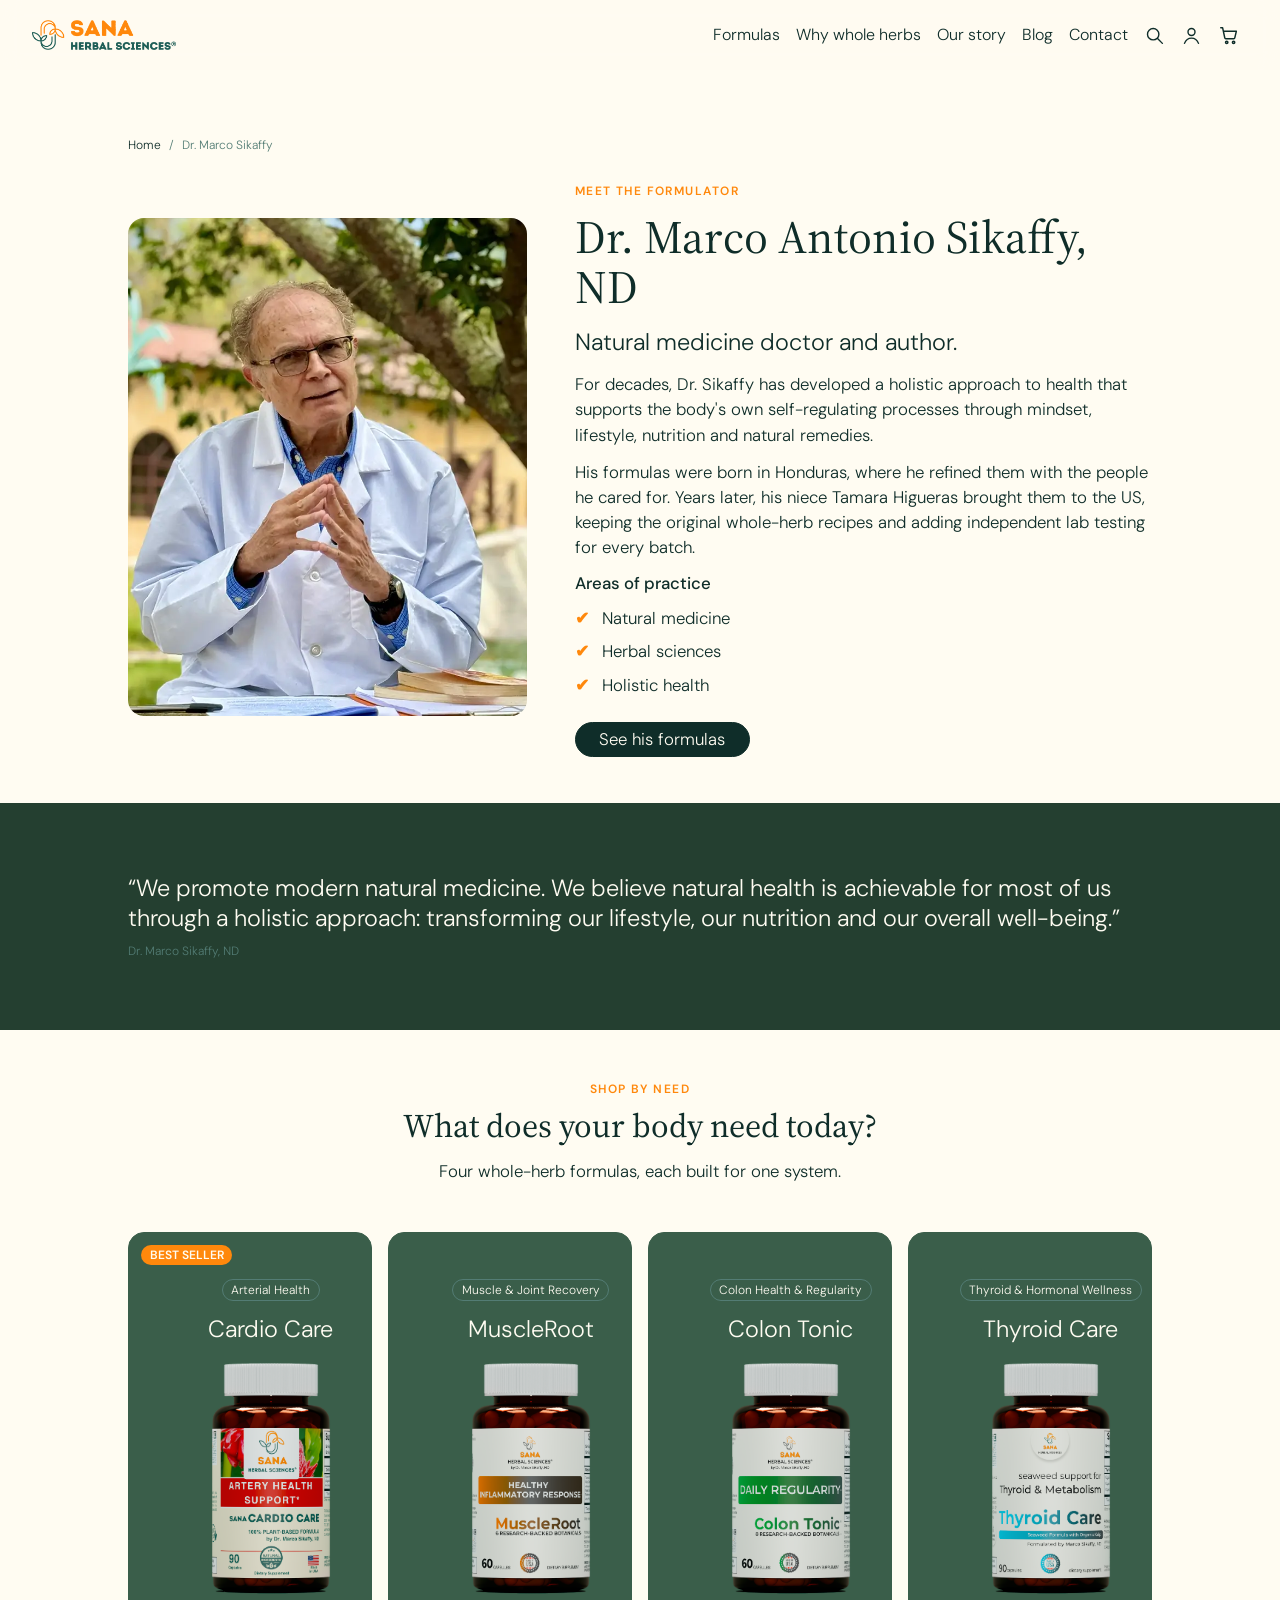
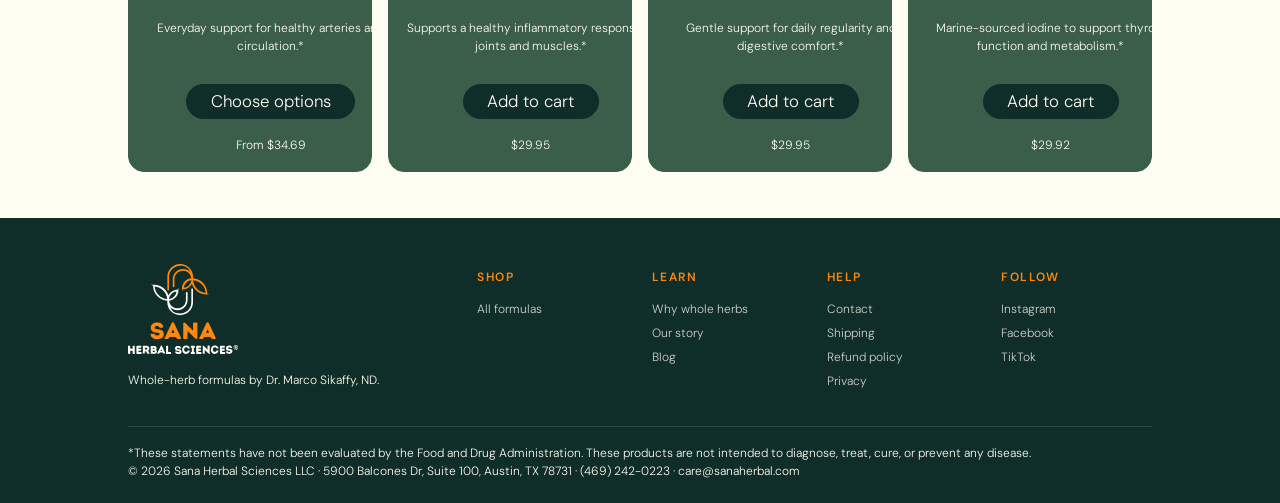
<file: dr-sikaffy.html>
<!doctype html>
<html lang="en">
  <head>
    <meta charset="utf-8" />
    <meta name="viewport" content="width=device-width, initial-scale=1" />
    <title>Dr. Marco Sikaffy, ND | Formulator | Sana Herbal Sciences</title>
    <meta name="description" content="Meet Dr. Marco Antonio Sikaffy, ND, the natural medicine doctor behind Sana Herbal Sciences' whole-herb formulas." />
    <link
      href="https://cdn.jsdelivr.net/npm/bootstrap@5.3.3/dist/css/bootstrap.min.css"
      rel="stylesheet"
    />
    <link rel="stylesheet" href="style.css" />
  </head>
  <body>
    <nav class="navbar fixed-top navbar-expand-lg site-nav">
      <div class="container-fluid">
        <a class="navbar-brand d-inline-flex align-items-center p-0" href="index.html"><img width="526" height="112" src="img/logo-nav.webp" alt="Sana Herbal Sciences" /></a>
        <button
          class="navbar-toggler"
          type="button"
          data-bs-toggle="collapse"
          data-bs-target="#navbarContent"
          aria-controls="navbarContent"
          aria-expanded="false"
          aria-label="Toggle navigation"
>
          <span class="navbar-toggler-icon"></span>
        </button>
        <div class="collapse navbar-collapse" id="navbarContent">
          <ul class="navbar-nav ms-auto mb-2 mb-lg-0 align-items-lg-center">
            <li class="nav-item"><a class="nav-link" href="formulas.html">Formulas</a></li>
            <li class="nav-item"><a class="nav-link" href="index.html#why-whole-herbs">Why whole herbs</a></li>
            <li class="nav-item"><a class="nav-link" href="index.html#our-story">Our story</a></li>
            <li class="nav-item"><a class="nav-link" href="blog.html">Blog</a></li>
            <li class="nav-item"><a class="nav-link" href="contact.html">Contact</a></li>
            <li class="nav-item">
              <a class="nav-link nav-icon" href="https://sanaherbal.com/search" aria-label="Search">
                <svg viewBox="0 0 24 24" width="21" height="21" fill="none" stroke="currentColor" stroke-width="1.6" stroke-linecap="round" aria-hidden="true"><circle cx="10.5" cy="10.5" r="6.5"/><path d="M15.5 15.5 21 21"/></svg>
              </a>
            </li>
            <li class="nav-item">
              <a class="nav-link nav-icon" href="https://sanaherbal.com/customer_authentication/redirect?locale=en&amp;region_country=US" aria-label="Account">
                <svg viewBox="0 0 24 24" width="21" height="21" fill="none" stroke="currentColor" stroke-width="1.6" stroke-linecap="round" aria-hidden="true"><circle cx="12" cy="8" r="4"/><path d="M4 21c1.5-4 4.5-6 8-6s6.5 2 8 6"/></svg>
              </a>
            </li>
            <li class="nav-item">
              <a class="nav-link nav-icon" href="#" aria-label="Cart">
                <svg viewBox="0 0 24 24" width="22" height="22" fill="none" stroke="currentColor" stroke-width="1.6" stroke-linecap="round" stroke-linejoin="round" aria-hidden="true"><path d="M3 4h2l2.4 11.2a1 1 0 0 0 1 .8h8.9a1 1 0 0 0 1-.8L20 8H6.2"/><circle cx="9.5" cy="20" r="1.3"/><circle cx="17" cy="20" r="1.3"/></svg>
              </a>
            </li>
          </ul>
        </div>
      </div>
    </nav>

    <main>
      <section class="py-xl">
        <div class="container-fluid">
          <nav aria-label="Breadcrumb"><ol class="breadcrumb"><li class="breadcrumb-item"><a href="index.html">Home</a></li><li class="breadcrumb-item active" aria-current="page">Dr. Marco Sikaffy</li></ol></nav>
          <div class="row g-4 g-lg-5 align-items-center">
            <div class="col-lg-5">
              <div class="photo photo-main w-100"><img width="1060" height="1060" src="img/dr-sikaffy.webp" alt="Dr. Marco Sikaffy" /></div>
            </div>
            <div class="col-lg-7">
              <span class="eyebrow">Meet the formulator</span>
              <h1 class="mb-sm">Dr. Marco Antonio Sikaffy, ND</h1>
              <p class="text-lg">Natural medicine doctor and author.</p>
              <p>For decades, Dr. Sikaffy has developed a holistic approach to health that supports the body's own self-regulating processes through mindset, lifestyle, nutrition and natural remedies.</p>
              <p>His formulas were born in Honduras, where he refined them with the people he cared for. Years later, his niece Tamara Higueras brought them to the US, keeping the original whole-herb recipes and adding independent lab testing for every batch.</p>
              <h4 class="mb-sm">Areas of practice</h4>
              <ul class="checklist mb-lg">
                <li>Natural medicine</li>
                <li>Herbal sciences</li>
                <li>Holistic health</li>
              </ul>
              <a class="btn-pill" href="formulas.html">See his formulas</a>
            </div>
          </div>
        </div>
      </section>

      <section class="section-dark py-xl">
        <div class="container-fluid">
          <figure class="quote">
            <blockquote>“We promote modern natural medicine. We believe natural health is achievable for most of us through a holistic approach: transforming our lifestyle, our nutrition and our overall well-being.”</blockquote>
            <figcaption>Dr. Marco Sikaffy, ND</figcaption>
          </figure>
        </div>
      </section>

      <!-- ===== PRODUCTOS ===== -->
      <section class="py-xl">
        <div class="container-fluid">
          <div class="text-center mb-5">
          <span class="eyebrow">Shop by need</span>
          <h2 class="text-center mb-3" style="max-width:800px;margin:auto;">
          What does your body need today?
          </h2>
            <p>Four whole-herb formulas, each built for one system.</p>
          </div>
            <div class="row row-cols-xl-4 row-cols-lg-3 row-cols-md-2 row-cols-1 g-3">
            <div class="col">
              <div class="product-card">
                <div class="tag">BEST SELLER</div>
                <span class="tag-outline">Arterial Health</span>
                <h3><a href="cardio-care.html">Cardio Care</a></h3>
                <a class="product-card-link" href="cardio-care.html" aria-label="Cardio Care"><div class="img-swap">
                  <img width="1350" height="1350" class="img-swap-front" src="img/cardiocare.webp" alt="Sana Cardio Care bottle" />
                  <img width="700" height="700" class="img-swap-back" src="img/cardio-care-ingredients.webp" alt="Cardio Care ingredients: hawthorn berry, arjuna bark, ginger and cayenne" />
                </div></a>
                <p class="text-sm">Everyday support for healthy arteries and circulation.*</p>
                <a class="btn-pill" href="cardio-care.html">Choose options</a>
                <span class="text-sm">From $34.69</span>
              </div>
            </div>
            <div class="col">
              <div class="product-card">
                <span class="tag-outline">Muscle &amp; Joint Recovery</span>
                <h3><a href="#">MuscleRoot</a></h3>
                <a class="product-card-link" href="#" aria-label="MuscleRoot"><div class="img-swap">
                  <img width="1350" height="1350" class="img-swap-front" src="img/muscleroot.webp" alt="Sana MuscleRoot bottle" />
                  <img width="700" height="700" class="img-swap-back" src="img/muscleroot-ingredients.webp" alt="MuscleRoot ingredients: frankincense, turmeric, cat&#39;s claw, astragalus, nopal cactus and amla" />
                </div></a>
                <p class="text-sm">Supports a healthy inflammatory response in joints and muscles.*</p>
                <a class="btn-pill" href="#">Add to cart</a>
                <span class="text-sm">$29.95</span>
              </div>
            </div>
            <div class="col">
              <div class="product-card">
                <span class="tag-outline">Colon Health &amp; Regularity</span>
                <h3><a href="#">Colon Tonic</a></h3>
                <a class="product-card-link" href="#" aria-label="Colon Tonic"><div class="img-swap">
                  <img width="1350" height="1350" class="img-swap-front" src="img/colontonic.webp" alt="Sana Colon Tonic bottle" />
                  <img width="700" height="700" class="img-swap-back" src="img/colon-tonic-ingredients.webp" alt="Colon Tonic ingredients: cascara sagrada, fennel, barberry, cayenne, lobelia, ginger, rhubarb and goldenseal" />
                </div></a>
                <p class="text-sm">Gentle support for daily regularity and digestive comfort.*</p>
                <a class="btn-pill" href="#">Add to cart</a>
                <span class="text-sm">$29.95</span>
              </div>
            </div>
            <div class="col">
              <div class="product-card">
                <span class="tag-outline">Thyroid &amp; Hormonal Wellness</span>
                <h3><a href="#">Thyroid Care</a></h3>
                <a class="product-card-link" href="#" aria-label="Thyroid Care"><div class="img-swap">
                  <img width="1350" height="1350" class="img-swap-front" src="img/thyroidcare.webp" alt="Sana Thyroid Care bottle" />
                  <img width="700" height="700" class="img-swap-back" src="img/thyrod-care-ingredients.webp" alt="Thyroid Care ingredients: bladderwrack, kelp and dulse seaweed" />
                </div></a>
                <p class="text-sm">Marine-sourced iodine to support thyroid function and metabolism.*</p>
                <a class="btn-pill" href="#">Add to cart</a>
                <span class="text-sm">$29.92</span>
              </div>
            </div>
          </div>
        </div>
      </section>


    </main>

    <!-- ===== FOOTER ===== -->
    <footer>
      <div class="container-fluid">
        <div class="row g-4">
          <div class="col-lg-4">
            <img width="156" height="128" src="img/logo-white.svg" alt="Sana Herbal Sciences"  />
            <p class="text-sm">Whole-herb formulas by Dr. Marco Sikaffy, ND.</p>
          </div>
          <div class="col-6 col-lg-2">
            <h4>Shop</h4>
            <a href="formulas.html">All formulas</a>
          </div>
          <div class="col-6 col-lg-2">
            <h4>Learn</h4>
            <a href="index.html#why-whole-herbs">Why whole herbs</a>
            <a href="index.html#our-story">Our story</a>
            <a href="blog.html">Blog</a>
          </div>
          <div class="col-6 col-lg-2">
            <h4>Help</h4>
            <a href="contact.html">Contact</a>
            <a href="delivery.html">Shipping</a>
            <a href="refund-policy.html">Refund policy</a>
            <a href="privacy.html">Privacy</a>
          </div>
          <div class="col-6 col-lg-2">
            <h4>Follow</h4>
            <a href="https://www.instagram.com/sana.herbs">Instagram</a>
            <a href="https://www.facebook.com/people/Sana-Herbal/61557239301948/">Facebook</a>
            <a href="https://www.tiktok.com/@sana.herbs">TikTok</a>
          </div>
        </div>
        <p class="text-sm">*These statements have not been evaluated by the Food and Drug Administration. These products are not intended to diagnose, treat, cure, or prevent any disease.<br />© 2026 Sana Herbal Sciences LLC · 5900 Balcones Dr, Suite 100, Austin, TX 78731 · (469) 242-0223 · care@sanaherbal.com</p>
      </div>
    </footer>


    <script src="https://cdn.jsdelivr.net/npm/bootstrap@5.3.3/dist/js/bootstrap.bundle.min.js"></script>
  </body>
</html>
</file>
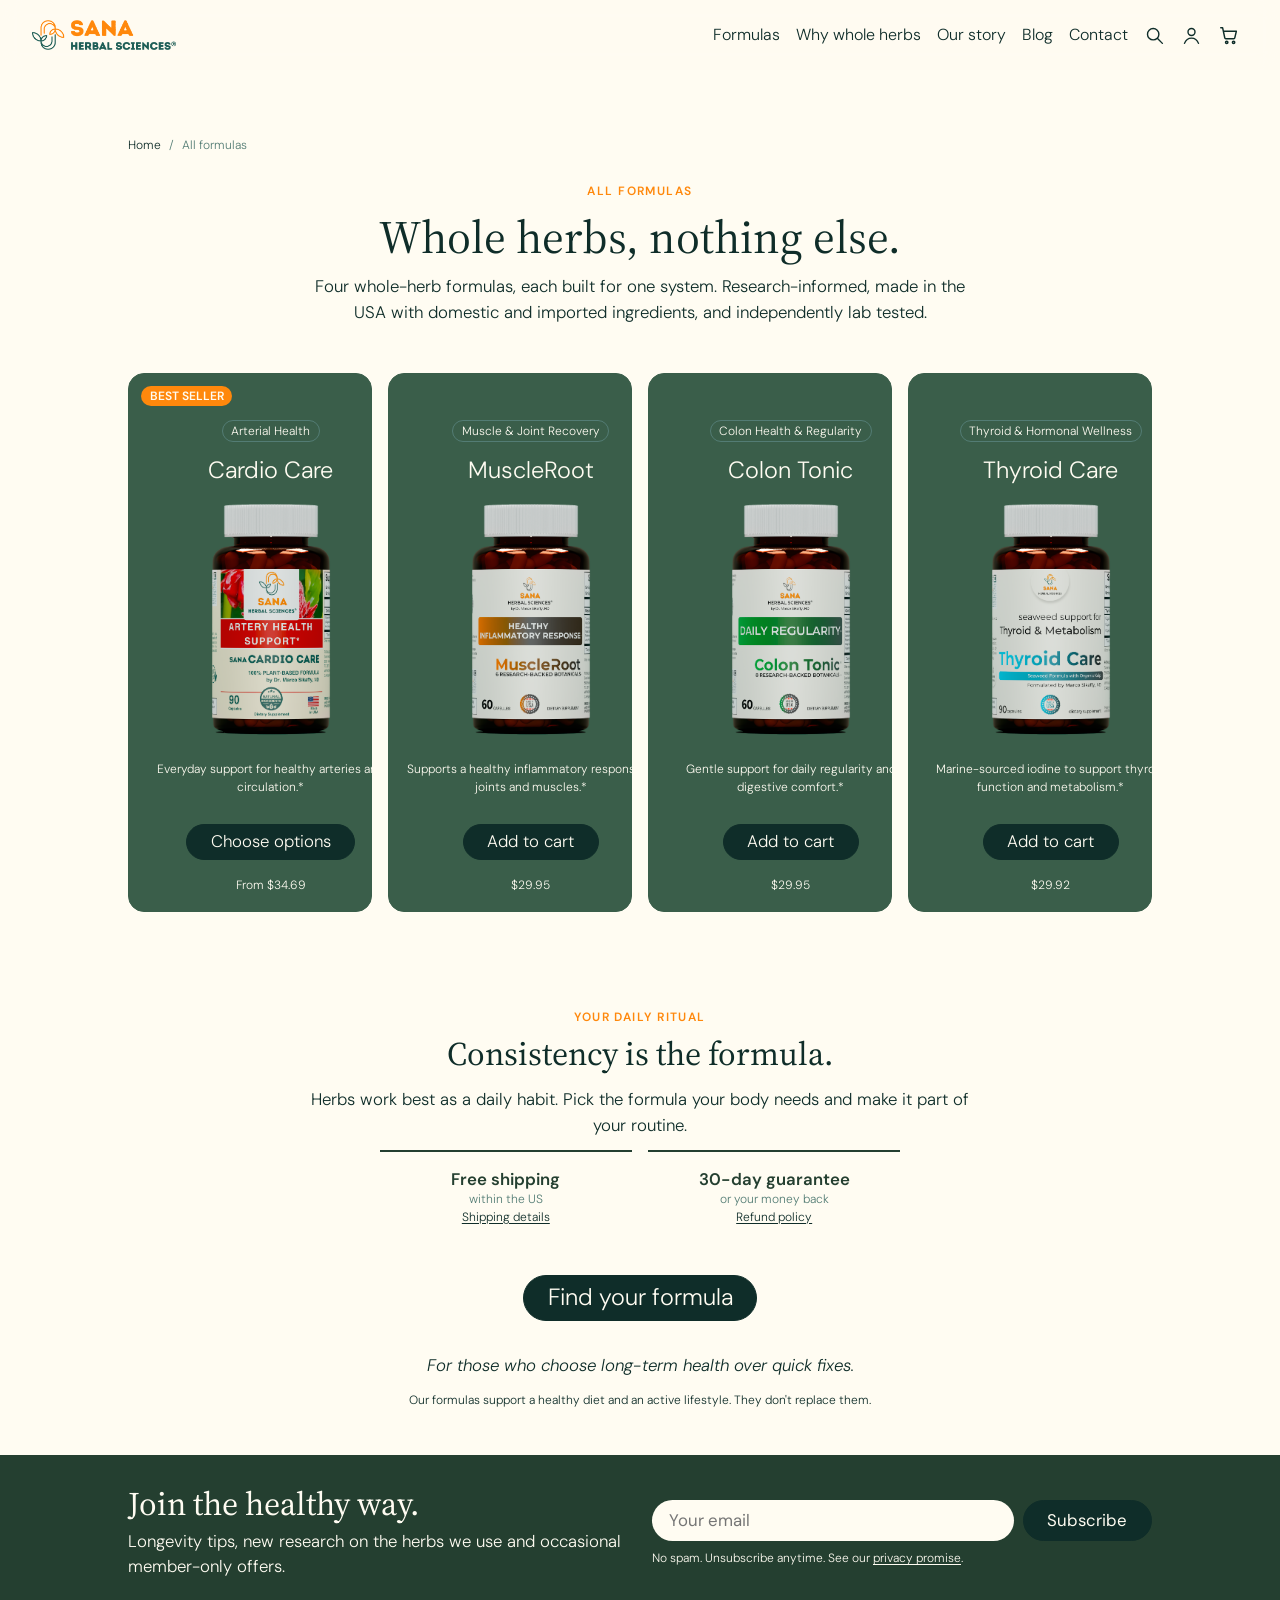
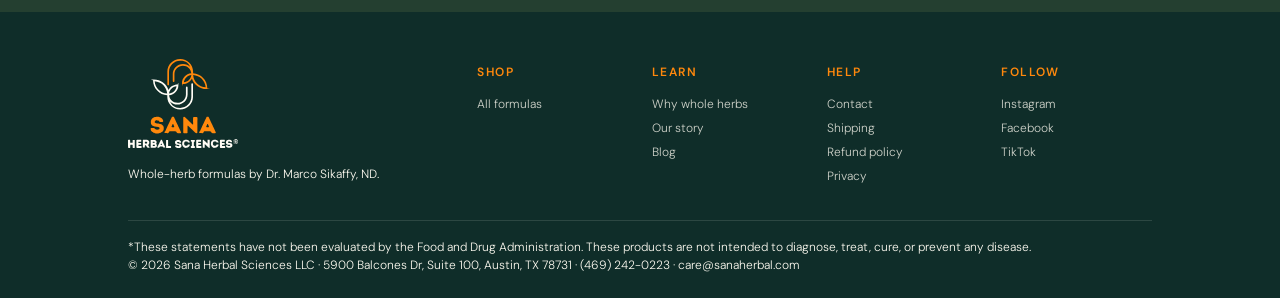
<file: formulas.html>
<!doctype html>
<html lang="en">
  <head>
    <meta charset="utf-8" />
    <meta name="viewport" content="width=device-width, initial-scale=1" />
    <title>All Formulas | Whole-Herb Supplements | Sana Herbal Sciences</title>
    <meta name="description" content="Shop all Sana Herbal Sciences formulas: Cardio Care, MuscleRoot, Colon Tonic and Thyroid Care. Whole-herb supplements, independently lab tested." />
    <link
      href="https://cdn.jsdelivr.net/npm/bootstrap@5.3.3/dist/css/bootstrap.min.css"
      rel="stylesheet"
    />
    <link rel="stylesheet" href="style.css" />
  </head>
  <body>
    <nav class="navbar fixed-top navbar-expand-lg site-nav">
      <div class="container-fluid">
        <a class="navbar-brand d-inline-flex align-items-center p-0" href="index.html"><img width="526" height="112" src="img/logo-nav.webp" alt="Sana Herbal Sciences" /></a>
        <button
          class="navbar-toggler"
          type="button"
          data-bs-toggle="collapse"
          data-bs-target="#navbarContent"
          aria-controls="navbarContent"
          aria-expanded="false"
          aria-label="Toggle navigation"
>
          <span class="navbar-toggler-icon"></span>
        </button>
        <div class="collapse navbar-collapse" id="navbarContent">
          <ul class="navbar-nav ms-auto mb-2 mb-lg-0 align-items-lg-center">
            <li class="nav-item"><a class="nav-link active" aria-current="page" href="formulas.html">Formulas</a></li>
            <li class="nav-item"><a class="nav-link" href="index.html#why-whole-herbs">Why whole herbs</a></li>
            <li class="nav-item"><a class="nav-link" href="index.html#our-story">Our story</a></li>
            <li class="nav-item"><a class="nav-link" href="blog.html">Blog</a></li>
            <li class="nav-item"><a class="nav-link" href="contact.html">Contact</a></li>
            <li class="nav-item">
              <a class="nav-link nav-icon" href="https://sanaherbal.com/search" aria-label="Search">
                <svg viewBox="0 0 24 24" width="21" height="21" fill="none" stroke="currentColor" stroke-width="1.6" stroke-linecap="round" aria-hidden="true"><circle cx="10.5" cy="10.5" r="6.5"/><path d="M15.5 15.5 21 21"/></svg>
              </a>
            </li>
            <li class="nav-item">
              <a class="nav-link nav-icon" href="https://sanaherbal.com/customer_authentication/redirect?locale=en&amp;region_country=US" aria-label="Account">
                <svg viewBox="0 0 24 24" width="21" height="21" fill="none" stroke="currentColor" stroke-width="1.6" stroke-linecap="round" aria-hidden="true"><circle cx="12" cy="8" r="4"/><path d="M4 21c1.5-4 4.5-6 8-6s6.5 2 8 6"/></svg>
              </a>
            </li>
            <li class="nav-item">
              <a class="nav-link nav-icon" href="#" aria-label="Cart">
                <svg viewBox="0 0 24 24" width="22" height="22" fill="none" stroke="currentColor" stroke-width="1.6" stroke-linecap="round" stroke-linejoin="round" aria-hidden="true"><path d="M3 4h2l2.4 11.2a1 1 0 0 0 1 .8h8.9a1 1 0 0 0 1-.8L20 8H6.2"/><circle cx="9.5" cy="20" r="1.3"/><circle cx="17" cy="20" r="1.3"/></svg>
              </a>
            </li>
          </ul>
        </div>
      </div>
    </nav>

    <main>
      <section class="py-xl" id="formulas">
        <div class="container-fluid">
          <nav aria-label="Breadcrumb"><ol class="breadcrumb"><li class="breadcrumb-item"><a href="index.html">Home</a></li><li class="breadcrumb-item active" aria-current="page">All formulas</li></ol></nav>
          <div class="text-center mb-5">
            <span class="eyebrow">All formulas</span>
            <h1 class="mb-sm">Whole herbs, nothing else.</h1>
            <p>Four whole-herb formulas, each built for one system. Research-informed, made in the USA with domestic and imported ingredients, and independently lab tested.</p>
          </div>
            <div class="row row-cols-xl-4 row-cols-lg-3 row-cols-md-2 row-cols-1 g-3">
            <div class="col">
              <div class="product-card">
                <div class="tag">BEST SELLER</div>
                <span class="tag-outline">Arterial Health</span>
                <h3><a href="cardio-care.html">Cardio Care</a></h3>
                <a class="product-card-link" href="cardio-care.html" aria-label="Cardio Care"><div class="img-swap">
                  <img width="1350" height="1350" class="img-swap-front" src="img/cardiocare.webp" alt="Sana Cardio Care bottle" />
                  <img width="700" height="700" class="img-swap-back" src="img/cardio-care-ingredients.webp" alt="Cardio Care ingredients: hawthorn berry, arjuna bark, ginger and cayenne" />
                </div></a>
                <p class="text-sm">Everyday support for healthy arteries and circulation.*</p>
                <a class="btn-pill" href="cardio-care.html">Choose options</a>
                <span class="text-sm">From $34.69</span>
              </div>
            </div>
            <div class="col">
              <div class="product-card">
                <span class="tag-outline">Muscle &amp; Joint Recovery</span>
                <h3><a href="#">MuscleRoot</a></h3>
                <a class="product-card-link" href="#" aria-label="MuscleRoot"><div class="img-swap">
                  <img width="1350" height="1350" class="img-swap-front" src="img/muscleroot.webp" alt="Sana MuscleRoot bottle" />
                  <img width="700" height="700" class="img-swap-back" src="img/muscleroot-ingredients.webp" alt="MuscleRoot ingredients: frankincense, turmeric, cat&#39;s claw, astragalus, nopal cactus and amla" />
                </div></a>
                <p class="text-sm">Supports a healthy inflammatory response in joints and muscles.*</p>
                <a class="btn-pill" href="#">Add to cart</a>
                <span class="text-sm">$29.95</span>
              </div>
            </div>
            <div class="col">
              <div class="product-card">
                <span class="tag-outline">Colon Health &amp; Regularity</span>
                <h3><a href="#">Colon Tonic</a></h3>
                <a class="product-card-link" href="#" aria-label="Colon Tonic"><div class="img-swap">
                  <img width="1350" height="1350" class="img-swap-front" src="img/colontonic.webp" alt="Sana Colon Tonic bottle" />
                  <img width="700" height="700" class="img-swap-back" src="img/colon-tonic-ingredients.webp" alt="Colon Tonic ingredients: cascara sagrada, fennel, barberry, cayenne, lobelia, ginger, rhubarb and goldenseal" />
                </div></a>
                <p class="text-sm">Gentle support for daily regularity and digestive comfort.*</p>
                <a class="btn-pill" href="#">Add to cart</a>
                <span class="text-sm">$29.95</span>
              </div>
            </div>
            <div class="col">
              <div class="product-card">
                <span class="tag-outline">Thyroid &amp; Hormonal Wellness</span>
                <h3><a href="#">Thyroid Care</a></h3>
                <a class="product-card-link" href="#" aria-label="Thyroid Care"><div class="img-swap">
                  <img width="1350" height="1350" class="img-swap-front" src="img/thyroidcare.webp" alt="Sana Thyroid Care bottle" />
                  <img width="700" height="700" class="img-swap-back" src="img/thyrod-care-ingredients.webp" alt="Thyroid Care ingredients: bladderwrack, kelp and dulse seaweed" />
                </div></a>
                <p class="text-sm">Marine-sourced iodine to support thyroid function and metabolism.*</p>
                <a class="btn-pill" href="#">Add to cart</a>
                <span class="text-sm">$29.92</span>
              </div>
            </div>
          </div>
        </div>
      </section>

      <!-- ===== CIERRE: envío + garantía con enlaces a políticas + mensaje "complemento, no reemplazo" ===== -->
      <section class="py-xl">
        <div class="container-fluid text-center">
          <span class="eyebrow">Your daily ritual</span>
          <h2 class="mb-3">Consistency is the formula.</h2>
          <p>Herbs work best as a daily habit. Pick the formula your body needs and make it part of your routine.</p>
          <ul class="perks perks-boxed">
            <li><strong>Free shipping</strong><span>within the US</span><a href="delivery.html">Shipping details</a></li>
            <li><strong>30-day guarantee</strong><span>or your money back</span><a href="refund-policy.html">Refund policy</a></li>
          </ul>
          <a class="btn-pill text-lg mb-xl" href="#formulas">Find your formula</a>
          <p class="fst-italic">For those who choose long-term health over quick fixes.</p>
          <p class="text-sm">Our formulas support a healthy diet and an active lifestyle. They don't replace them.</p>
        </div>
      </section>

      <!-- ===== NEWSLETTER (rescatado del home actual; conectar a Klaviyo al implementar) ===== -->
      <section class="section-accent">
        <div class="container-fluid">
          <div class="row g-4 align-items-center">
            <div class="col-lg-6">
              <h2 class="mb-xs">Join the healthy way.</h2>
              <p>Longevity tips, new research on the herbs we use and occasional member-only offers.</p>
            </div>
            <div class="col-lg-6">
              <form class="inline-form" action="#" onsubmit="return false;">
                <label for="news2-email" class="visually-hidden">Email</label>
                <input id="news2-email" type="email" placeholder="Your email" autocomplete="email" required />
                <button type="submit" class="btn-pill">Subscribe</button>
              </form>
              <p class="text-sm">No spam. Unsubscribe anytime. See our <a href="privacy.html">privacy promise</a>.</p>
            </div>
          </div>
        </div>
      </section>
    </main>

    <!-- ===== FOOTER ===== -->
    <footer>
      <div class="container-fluid">
        <div class="row g-4">
          <div class="col-lg-4">
            <img width="156" height="128" src="img/logo-white.svg" alt="Sana Herbal Sciences"  />
            <p class="text-sm">Whole-herb formulas by Dr. Marco Sikaffy, ND.</p>
          </div>
          <div class="col-6 col-lg-2">
            <h4>Shop</h4>
            <a href="formulas.html">All formulas</a>
          </div>
          <div class="col-6 col-lg-2">
            <h4>Learn</h4>
            <a href="index.html#why-whole-herbs">Why whole herbs</a>
            <a href="index.html#our-story">Our story</a>
            <a href="blog.html">Blog</a>
          </div>
          <div class="col-6 col-lg-2">
            <h4>Help</h4>
            <a href="contact.html">Contact</a>
            <a href="delivery.html">Shipping</a>
            <a href="refund-policy.html">Refund policy</a>
            <a href="privacy.html">Privacy</a>
          </div>
          <div class="col-6 col-lg-2">
            <h4>Follow</h4>
            <a href="https://www.instagram.com/sana.herbs">Instagram</a>
            <a href="https://www.facebook.com/people/Sana-Herbal/61557239301948/">Facebook</a>
            <a href="https://www.tiktok.com/@sana.herbs">TikTok</a>
          </div>
        </div>
        <p class="text-sm">*These statements have not been evaluated by the Food and Drug Administration. These products are not intended to diagnose, treat, cure, or prevent any disease.<br />© 2026 Sana Herbal Sciences LLC · 5900 Balcones Dr, Suite 100, Austin, TX 78731 · (469) 242-0223 · care@sanaherbal.com</p>
      </div>
    </footer>


    <script src="https://cdn.jsdelivr.net/npm/bootstrap@5.3.3/dist/js/bootstrap.bundle.min.js"></script>
  </body>
</html>
</file>
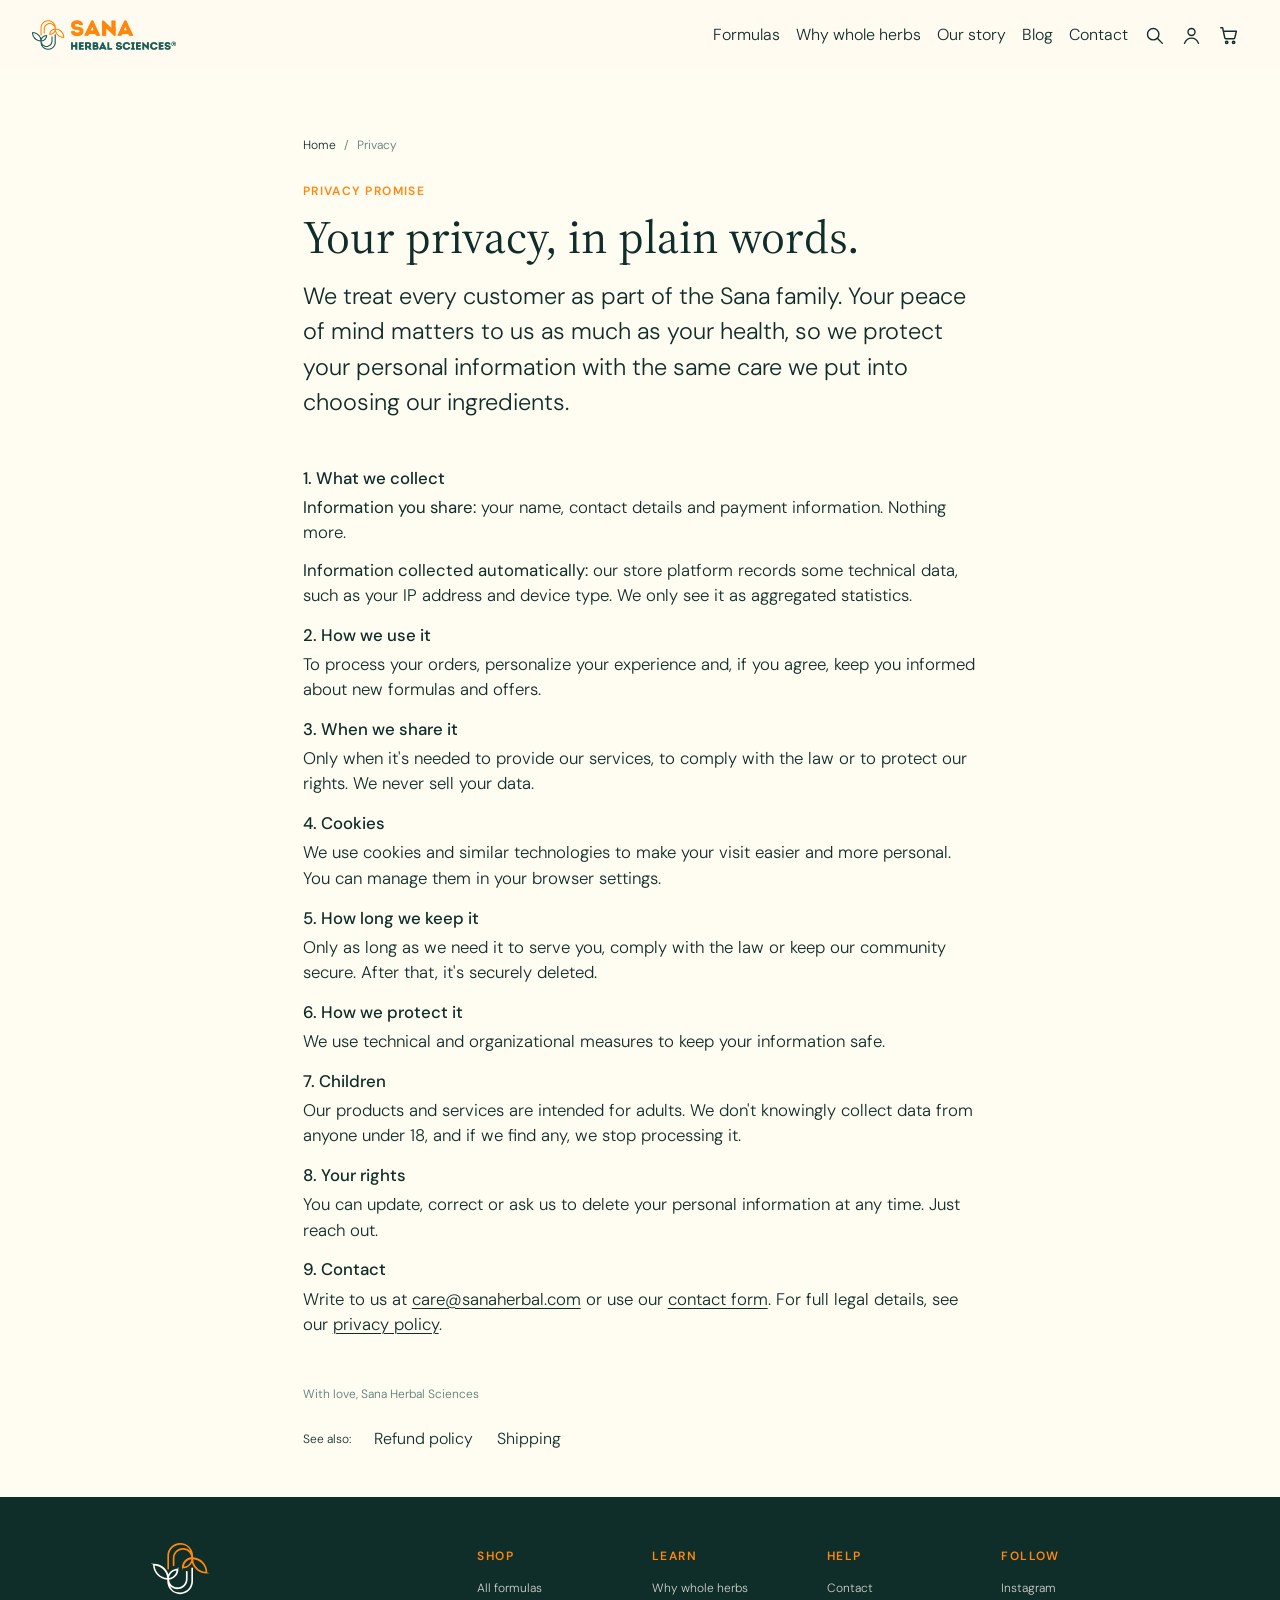
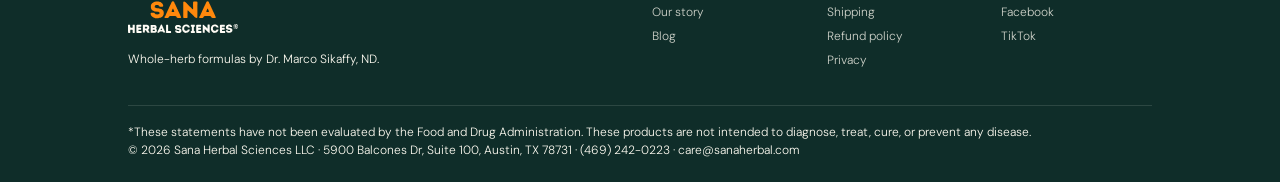
<file: privacy.html>
<!doctype html>
<html lang="en">
  <head>
    <meta charset="utf-8" />
    <meta name="viewport" content="width=device-width, initial-scale=1" />
    <title>Privacy Promise | Sana Herbal Sciences</title>
    <meta name="description" content="How Sana Herbal Sciences collects, uses and protects your personal information." />
    <link
      href="https://cdn.jsdelivr.net/npm/bootstrap@5.3.3/dist/css/bootstrap.min.css"
      rel="stylesheet"
    />
    <link rel="stylesheet" href="style.css" />
  </head>
  <body>
    <nav class="navbar fixed-top navbar-expand-lg site-nav">
      <div class="container-fluid">
        <a class="navbar-brand d-inline-flex align-items-center p-0" href="index.html"><img width="526" height="112" src="img/logo-nav.webp" alt="Sana Herbal Sciences" /></a>
        <button
          class="navbar-toggler"
          type="button"
          data-bs-toggle="collapse"
          data-bs-target="#navbarContent"
          aria-controls="navbarContent"
          aria-expanded="false"
          aria-label="Toggle navigation"
>
          <span class="navbar-toggler-icon"></span>
        </button>
        <div class="collapse navbar-collapse" id="navbarContent">
          <ul class="navbar-nav ms-auto mb-2 mb-lg-0 align-items-lg-center">
            <li class="nav-item"><a class="nav-link" href="formulas.html">Formulas</a></li>
            <li class="nav-item"><a class="nav-link" href="index.html#why-whole-herbs">Why whole herbs</a></li>
            <li class="nav-item"><a class="nav-link" href="index.html#our-story">Our story</a></li>
            <li class="nav-item"><a class="nav-link" href="blog.html">Blog</a></li>
            <li class="nav-item"><a class="nav-link" href="contact.html">Contact</a></li>
            <li class="nav-item">
              <a class="nav-link nav-icon" href="https://sanaherbal.com/search" aria-label="Search">
                <svg viewBox="0 0 24 24" width="21" height="21" fill="none" stroke="currentColor" stroke-width="1.6" stroke-linecap="round" aria-hidden="true"><circle cx="10.5" cy="10.5" r="6.5"/><path d="M15.5 15.5 21 21"/></svg>
              </a>
            </li>
            <li class="nav-item">
              <a class="nav-link nav-icon" href="https://sanaherbal.com/customer_authentication/redirect?locale=en&amp;region_country=US" aria-label="Account">
                <svg viewBox="0 0 24 24" width="21" height="21" fill="none" stroke="currentColor" stroke-width="1.6" stroke-linecap="round" aria-hidden="true"><circle cx="12" cy="8" r="4"/><path d="M4 21c1.5-4 4.5-6 8-6s6.5 2 8 6"/></svg>
              </a>
            </li>
            <li class="nav-item">
              <a class="nav-link nav-icon" href="#" aria-label="Cart">
                <svg viewBox="0 0 24 24" width="22" height="22" fill="none" stroke="currentColor" stroke-width="1.6" stroke-linecap="round" stroke-linejoin="round" aria-hidden="true"><path d="M3 4h2l2.4 11.2a1 1 0 0 0 1 .8h8.9a1 1 0 0 0 1-.8L20 8H6.2"/><circle cx="9.5" cy="20" r="1.3"/><circle cx="17" cy="20" r="1.3"/></svg>
              </a>
            </li>
          </ul>
        </div>
      </div>
    </nav>

    <main>
      <section class="py-xl">
        <div class="container-fluid">
          <div class="row justify-content-center">
            <div class="col-lg-8">
              <nav aria-label="Breadcrumb"><ol class="breadcrumb"><li class="breadcrumb-item"><a href="index.html">Home</a></li><li class="breadcrumb-item active" aria-current="page">Privacy</li></ol></nav>
              <span class="eyebrow">Privacy promise</span>
              <h1 class="mb-md">Your privacy, in plain words.</h1>
              <p class="text-lg">We treat every customer as part of the Sana family. Your peace of mind matters to us as much as your health, so we protect your personal information with the same care we put into choosing our ingredients.</p>
              <div class="stack-loose mt-5">
                <div>
                  <h4>1. What we collect</h4>
                  <p><strong>Information you share:</strong> your name, contact details and payment information. Nothing more.</p>
                  <p><strong>Information collected automatically:</strong> our store platform records some technical data, such as your IP address and device type. We only see it as aggregated statistics.</p>
                </div>
                <div>
                  <h4>2. How we use it</h4>
                  <p>To process your orders, personalize your experience and, if you agree, keep you informed about new formulas and offers.</p>
                </div>
                <div>
                  <h4>3. When we share it</h4>
                  <p>Only when it's needed to provide our services, to comply with the law or to protect our rights. We never sell your data.</p>
                </div>
                <div>
                  <h4>4. Cookies</h4>
                  <p>We use cookies and similar technologies to make your visit easier and more personal. You can manage them in your browser settings.</p>
                </div>
                <div>
                  <h4>5. How long we keep it</h4>
                  <p>Only as long as we need it to serve you, comply with the law or keep our community secure. After that, it's securely deleted.</p>
                </div>
                <div>
                  <h4>6. How we protect it</h4>
                  <p>We use technical and organizational measures to keep your information safe.</p>
                </div>
                <div>
                  <h4>7. Children</h4>
                  <p>Our products and services are intended for adults. We don't knowingly collect data from anyone under 18, and if we find any, we stop processing it.</p>
                </div>
                <div>
                  <h4>8. Your rights</h4>
                  <p>You can update, correct or ask us to delete your personal information at any time. Just reach out.</p>
                </div>
                <div>
                  <h4>9. Contact</h4>
                  <p>Write to us at <a href="mailto:care@sanaherbal.com">care@sanaherbal.com</a> or use our <a href="contact.html">contact form</a>. For full legal details, see our <a href="https://sanaherbal.com/policies/privacy-policy">privacy policy</a>.</p>
                </div>
              </div>
              <p class="text-sm text-mute mt-5">With love, Sana Herbal Sciences</p>
              <div class="cluster-loose mt-4">
              <span class="text-sm">See also:</span>
              <a class="link" href="refund-policy.html">Refund policy</a>
              <a class="link" href="delivery.html">Shipping</a>
              </div>
            </div>
          </div>
        </div>
      </section>
    </main>

    <!-- ===== FOOTER ===== -->
    <footer>
      <div class="container-fluid">
        <div class="row g-4">
          <div class="col-lg-4">
            <img width="156" height="128" src="img/logo-white.svg" alt="Sana Herbal Sciences"  />
            <p class="text-sm">Whole-herb formulas by Dr. Marco Sikaffy, ND.</p>
          </div>
          <div class="col-6 col-lg-2">
            <h4>Shop</h4>
            <a href="formulas.html">All formulas</a>
          </div>
          <div class="col-6 col-lg-2">
            <h4>Learn</h4>
            <a href="index.html#why-whole-herbs">Why whole herbs</a>
            <a href="index.html#our-story">Our story</a>
            <a href="blog.html">Blog</a>
          </div>
          <div class="col-6 col-lg-2">
            <h4>Help</h4>
            <a href="contact.html">Contact</a>
            <a href="delivery.html">Shipping</a>
            <a href="refund-policy.html">Refund policy</a>
            <a href="privacy.html">Privacy</a>
          </div>
          <div class="col-6 col-lg-2">
            <h4>Follow</h4>
            <a href="https://www.instagram.com/sana.herbs">Instagram</a>
            <a href="https://www.facebook.com/people/Sana-Herbal/61557239301948/">Facebook</a>
            <a href="https://www.tiktok.com/@sana.herbs">TikTok</a>
          </div>
        </div>
        <p class="text-sm">*These statements have not been evaluated by the Food and Drug Administration. These products are not intended to diagnose, treat, cure, or prevent any disease.<br />© 2026 Sana Herbal Sciences LLC · 5900 Balcones Dr, Suite 100, Austin, TX 78731 · (469) 242-0223 · care@sanaherbal.com</p>
      </div>
    </footer>


    <script src="https://cdn.jsdelivr.net/npm/bootstrap@5.3.3/dist/js/bootstrap.bundle.min.js"></script>
  </body>
</html>
</file>
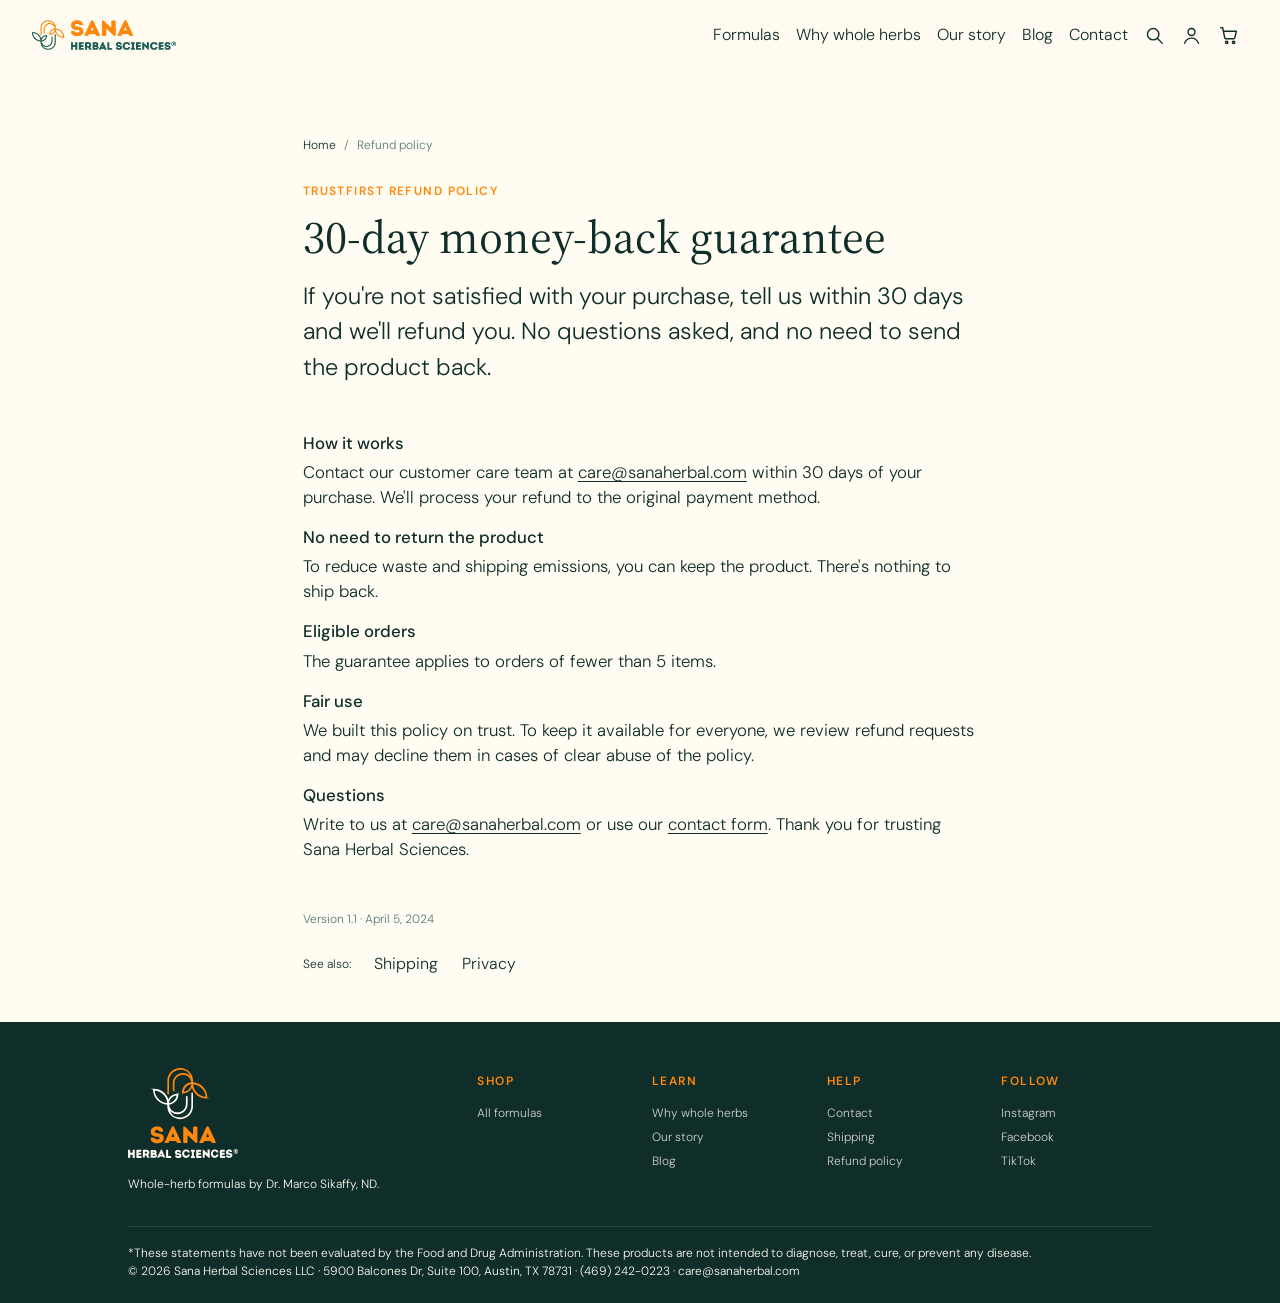
<file: refund-policy.html>
<!doctype html>
<html lang="en">
  <head>
    <meta charset="utf-8" />
    <meta name="viewport" content="width=device-width, initial-scale=1" />
    <title>Refund Policy | 30-Day Money-Back Guarantee | Sana Herbal Sciences</title>
    <meta name="description" content="Sana Herbal Sciences' 30-day money-back guarantee: a hassle-free refund, with no need to return the product." />
    <link
      href="https://cdn.jsdelivr.net/npm/bootstrap@5.3.3/dist/css/bootstrap.min.css"
      rel="stylesheet"
    />
    <link rel="stylesheet" href="style.css" />
  </head>
  <body>
    <nav class="navbar fixed-top navbar-expand-lg site-nav">
      <div class="container-fluid">
        <a class="navbar-brand d-inline-flex align-items-center p-0" href="index.html"><img width="526" height="112" src="img/logo-nav.webp" alt="Sana Herbal Sciences" /></a>
        <button
          class="navbar-toggler"
          type="button"
          data-bs-toggle="collapse"
          data-bs-target="#navbarContent"
          aria-controls="navbarContent"
          aria-expanded="false"
          aria-label="Toggle navigation"
>
          <span class="navbar-toggler-icon"></span>
        </button>
        <div class="collapse navbar-collapse" id="navbarContent">
          <ul class="navbar-nav ms-auto mb-2 mb-lg-0 align-items-lg-center">
            <li class="nav-item"><a class="nav-link" href="formulas.html">Formulas</a></li>
            <li class="nav-item"><a class="nav-link" href="index.html#why-whole-herbs">Why whole herbs</a></li>
            <li class="nav-item"><a class="nav-link" href="index.html#our-story">Our story</a></li>
            <li class="nav-item"><a class="nav-link" href="blog.html">Blog</a></li>
            <li class="nav-item"><a class="nav-link" href="contact.html">Contact</a></li>
            <li class="nav-item">
              <a class="nav-link nav-icon" href="https://sanaherbal.com/search" aria-label="Search">
                <svg viewBox="0 0 24 24" width="21" height="21" fill="none" stroke="currentColor" stroke-width="1.6" stroke-linecap="round" aria-hidden="true"><circle cx="10.5" cy="10.5" r="6.5"/><path d="M15.5 15.5 21 21"/></svg>
              </a>
            </li>
            <li class="nav-item">
              <a class="nav-link nav-icon" href="https://sanaherbal.com/customer_authentication/redirect?locale=en&amp;region_country=US" aria-label="Account">
                <svg viewBox="0 0 24 24" width="21" height="21" fill="none" stroke="currentColor" stroke-width="1.6" stroke-linecap="round" aria-hidden="true"><circle cx="12" cy="8" r="4"/><path d="M4 21c1.5-4 4.5-6 8-6s6.5 2 8 6"/></svg>
              </a>
            </li>
            <li class="nav-item">
              <a class="nav-link nav-icon" href="#" aria-label="Cart">
                <svg viewBox="0 0 24 24" width="22" height="22" fill="none" stroke="currentColor" stroke-width="1.6" stroke-linecap="round" stroke-linejoin="round" aria-hidden="true"><path d="M3 4h2l2.4 11.2a1 1 0 0 0 1 .8h8.9a1 1 0 0 0 1-.8L20 8H6.2"/><circle cx="9.5" cy="20" r="1.3"/><circle cx="17" cy="20" r="1.3"/></svg>
              </a>
            </li>
          </ul>
        </div>
      </div>
    </nav>

    <main>
      <section class="py-xl">
        <div class="container-fluid">
          <div class="row justify-content-center">
            <div class="col-lg-8">
              <nav aria-label="Breadcrumb"><ol class="breadcrumb"><li class="breadcrumb-item"><a href="index.html">Home</a></li><li class="breadcrumb-item active" aria-current="page">Refund policy</li></ol></nav>
              <span class="eyebrow">TrustFirst refund policy</span>
              <h1 class="mb-md">30-day money-back guarantee</h1>
              <p class="text-lg">If you're not satisfied with your purchase, tell us within 30 days and we'll refund you. No questions asked, and no need to send the product back.</p>
              <div class="stack-loose mt-5">
                <div>
                  <h4>How it works</h4>
                  <p>Contact our customer care team at <a href="mailto:care@sanaherbal.com">care@sanaherbal.com</a> within 30 days of your purchase. We'll process your refund to the original payment method.</p>
                </div>
                <div>
                  <h4>No need to return the product</h4>
                  <p>To reduce waste and shipping emissions, you can keep the product. There's nothing to ship back.</p>
                </div>
                <div>
                  <h4>Eligible orders</h4>
                  <p>The guarantee applies to orders of fewer than 5 items.</p>
                </div>
                <div>
                  <h4>Fair use</h4>
                  <p>We built this policy on trust. To keep it available for everyone, we review refund requests and may decline them in cases of clear abuse of the policy.</p>
                </div>
                <div>
                  <h4>Questions</h4>
                  <p>Write to us at <a href="mailto:care@sanaherbal.com">care@sanaherbal.com</a> or use our <a href="contact.html">contact form</a>. Thank you for trusting Sana Herbal Sciences.</p>
                </div>
              </div>
              <p class="text-sm text-mute mt-5">Version 1.1 · April 5, 2024</p>
              <div class="cluster-loose mt-4">
              <span class="text-sm">See also:</span>
              <a class="link" href="delivery.html">Shipping</a>
              <a class="link" href="privacy.html">Privacy</a>
              </div>
            </div>
          </div>
        </div>
      </section>
    </main>

    <!-- ===== FOOTER ===== -->
    <footer>
      <div class="container-fluid">
        <div class="row g-4">
          <div class="col-lg-4">
            <img width="156" height="128" src="img/logo-white.svg" alt="Sana Herbal Sciences"  />
            <p class="text-sm">Whole-herb formulas by Dr. Marco Sikaffy, ND.</p>
          </div>
          <div class="col-6 col-lg-2">
            <h4>Shop</h4>
            <a href="formulas.html">All formulas</a>
          </div>
          <div class="col-6 col-lg-2">
            <h4>Learn</h4>
            <a href="index.html#why-whole-herbs">Why whole herbs</a>
            <a href="index.html#our-story">Our story</a>
            <a href="blog.html">Blog</a>
          </div>
          <div class="col-6 col-lg-2">
            <h4>Help</h4>
            <a href="contact.html">Contact</a>
            <a href="delivery.html">Shipping</a>
            <a href="refund-policy.html">Refund policy</a>
          </div>
          <div class="col-6 col-lg-2">
            <h4>Follow</h4>
            <a href="https://www.instagram.com/sana.herbs">Instagram</a>
            <a href="https://www.facebook.com/people/Sana-Herbal/61557239301948/">Facebook</a>
            <a href="https://www.tiktok.com/@sana.herbs">TikTok</a>
          </div>
        </div>
        <p class="text-sm">*These statements have not been evaluated by the Food and Drug Administration. These products are not intended to diagnose, treat, cure, or prevent any disease.<br />© 2026 Sana Herbal Sciences LLC · 5900 Balcones Dr, Suite 100, Austin, TX 78731 · (469) 242-0223 · care@sanaherbal.com</p>
      </div>
    </footer>


    <script src="https://cdn.jsdelivr.net/npm/bootstrap@5.3.3/dist/js/bootstrap.bundle.min.js"></script>
  </body>
</html>
</file>
<file: style.css>
@import url("https://fonts.googleapis.com/css2?family=DM+Sans:ital,opsz,wght@0,9..40,100..1000;1,9..40,100..1000&display=swap");
@import url('https://fonts.googleapis.com/css2?family=Source+Serif+4:ital,opsz,wght@0,8..60,200..900;1,8..60,200..900&display=swap');
:root {
  /* color */
  --main: #243f30;
  --mid: #537c74;
  --mid2: #3a5e4a;
  --dark: #0f2d29;
  --light: #fffcf2;
  --accent: #ff880c;
  --line: rgba(15, 45, 41, 0.12);
  /* escala tipográfica y de espaciado: cada paso = anterior × 1.4.
     Texto visible: nunca por debajo de --sm (12px mínimo); --xs y --xxs son solo para espaciado */
  --ratio: 1.4;
  --sm: clamp(12px, 0.8vw, 18px);
  --xs: calc(var(--sm) / var(--ratio));
  --xxs: calc(var(--xs) / var(--ratio));
  --md: calc(var(--sm) * var(--ratio));
  --lg: calc(var(--md) * var(--ratio));
  --xl: calc(var(--lg) * var(--ratio));
  --xxl: calc(var(--xl) * var(--ratio));
  --xlg: calc(var(--xxl) * var(--ratio));
  /* layout */
  --gutter: clamp(10px, 10vw, 500px);
  --brd-radius: 1rem;
}
body {
  font-family: "DM Sans", sans-serif;
  background-color: var(--light);
  color: var(--dark);
  font-weight: 300;
}
header {
  min-height: 100vh;
  padding:clamp(10px, 1vw, 500px);
  border-radius: 40px;
  display: flex;
  flex-direction: column;
}
header .hero-panel {
  border-radius:30px;
  /* 2. flex: 1 obliga a .hero-panel a tomar todo el alto restante */
    flex: 1;
  margin-top:50px;
}
header .container-fluid {
  padding: clamp(10px, 4vw, 500px);
  padding-bottom:10px;
}
header .hero-img {
  max-height: 70vh;
  object-fit: contain;
}
h1 {
  margin: 0;
  font-size: var(--xxl);
  line-height: 1.1;
  font-family: "Source Serif 4", serif;
  font-weight: 400;
}
h2 {
  font-size: var(--xl);
  font-weight: 400;
  font-family: "Source Serif 4", serif;
  line-height: 1;
  margin-bottom: var(--lg);
}
h3 {
  font-size: var(--lg);
  font-weight: 300;
  line-height: 1;
}
h4 {
  font-size: var(--md);
  font-weight: 500;
  line-height: 1.25;
  margin: 0 0 var(--xxs) 0;
}
section .container-fluid,
footer .container-fluid {
  padding-left: var(--gutter);
  padding-right: var(--gutter);
}
/* ----- PÁRRAFOS: dos tamaños; el color lo da el contenedor ----- */
p {
  font-size: var(--md);
  max-width: 62ch;
  margin: 0 0 var(--sm) 0;
}
p:last-child {
  margin-bottom: 0;
}

.eyebrow,
footer h4,
.post-date,
.disclosure summary,
.data-table th,
.def-list dt {
  text-transform: uppercase;
  letter-spacing: 0.12em;
  font-weight: 600;
}
.eyebrow,
footer h4 {
  display: inline-block;
  font-size: var(--sm);
  color: var(--accent);
  margin-bottom: var(--sm);
}
.text-center p {
  margin-left: auto;
  margin-right: auto;
}
/* ----- LAYOUT: columnas (stack) y filas que se ajustan (cluster) ----- */
.stack,
.stack-tight,
.stack-loose,
.gallery,
.checklist,
.review,
.post-card,
.ref-list,
.option-body {
  display: flex;
  flex-direction: column;
  gap: var(--sm);
}
.stack-tight,
.checklist,
.review,
.post-card,
.ref-list,
.option-body {
  gap: var(--xs);
}
.stack-loose {
  gap: var(--md);
}
.cluster,
.cluster-loose,
.inline-list,
.choice-pills,
.option-top {
  display: flex;
  flex-wrap: wrap;
  align-items: center;
  gap: var(--sm);
}
.choice-pills,
.option-top {
  gap: var(--xs);
}
.cluster-loose {
  gap: var(--lg);
}
/* ----- MARCO DE IMAGEN: esquinas redondeadas, recorte e imagen a todo el ancho ----- */
.gallery-main,
.gallery-thumb,
.photo {
  border-radius: var(--brd-radius);
  overflow: hidden;
}
:is(.gallery-main, .gallery-thumb, .photo) > img {
  display: block;
  width: 100%;
  height: 100%;
  object-fit: cover;
}
.gallery-main > img {
  object-fit: contain;
}
/* ----- LISTAS DE COMPONENTE: sin viñetas ni sangría ----- */
.checklist,
.perks,
.inline-list,
.spec-list {
  list-style: none;
  padding: 0;
  margin: 0;
}
/* ----- PÍLDORA CON BORDE: categoría y opciones de la ficha ----- */
.tag-outline,
.choice-pills label {
  display: inline-block;
  max-width: fit-content;
  font-size: var(--sm);
  padding: 1px var(--xs);
  border: 1px solid var(--mid);
  border-radius: 100px;
}
.product-card > .tag-outline {
  margin: auto;
}
.product-card {
  background-color: var(--mid2);
  border-radius: var(--brd-radius);
  min-height: 100px;
  padding: var(--xxl) var(--md) var(--md) var(--md);
  display: grid;
  align-items: center;
  text-align: center;
  gap: var(--md);
  position: relative;
  transition: all ease 200ms;
  border: var(--mid2) solid 1px;
  height: 100%;
}
.product-card:hover {
  background-color: var(--main);
  border: var(--mid) solid 1px;
  transform: scale(1.01) translateY(-2px);
}
.tag {
  display: inline-block;
  font-size: 12px;
  font-weight: 600;
  color: var(--light);
  background-color: var(--accent);
  padding: 1px var(--xs);
  border-radius: 100px;
}
.checklist {
  font-size: var(--md);
}
.checklist li {
  position: relative;
  padding-left: 1.6em;
}
.checklist li::before {
  content: "\2714";
  position: absolute;
  left: 0;
  font-weight: 700;
  color: var(--accent);
}
.checklist .con {
  opacity: 0.7;
}
.checklist .con::before {
  content: "\2718";
  color: #b3261e;
}
.section-head {
  font-size: var(--md);
  display: flex;
  flex-wrap: wrap;
  align-items: flex-end;
  justify-content: space-between;
  gap: var(--md);
  margin-bottom: var(--xl);
}
.stars {
  color: var(--accent);
  letter-spacing: 2px;
}
.perks {
  display: grid;
  gap: var(--md);
  text-align: center;
}
.perks li {
  display: grid;
  gap: 2px;
  line-height: 1.3;
}
.perks strong {
  font-size: var(--md);
  font-weight: 600;
  color: var(--main);
}
.perks span {
  font-size: var(--sm);
  color: var(--mid);
}
.product-card > .tag {
  position: absolute;
  top: var(--sm);
  left: var(--sm);
}
.btn-pill {
  font-size: var(--md);
  color: var(--light);
  text-decoration: none;
  background-color: var(--dark);
  padding: 4px var(--lg);
  display: inline-block;
  border: var(--dark) 1px solid;
  border-radius: 100px;
  transition: all ease 200ms;
}
.btn-pill:hover {
  background-color: transparent;
  color: var(--dark);
  border-color: var(--dark);
}
:is(header, .product-card, .section-dark, .split-dark, .section-accent, footer) .btn-pill:hover {
  color: var(--light);
  border-color: var(--light);
}
.product-card .btn-pill {
  margin: auto;
  max-width: fit-content;
}
.img-swap {
  position: relative;
  width: 250px;
  max-width: 100%;
  margin: calc(var(--sm) * -1) auto -2px auto;
}
.img-swap > img {
  width: 100%;
  object-fit: contain;
  max-width: 100%;
  display: block;
  transition: opacity 0.3s ease-in-out;
}
.img-swap-back {
  position: absolute;
  top: 0;
  width: 100%;
  height: 100%;
  opacity: 0;
}
.img-swap:hover .img-swap-back {
  opacity: 1;
}
.img-swap:hover .img-swap-front {
  opacity: 1;
}
section {
  padding: var(--lg) 0px;
}
.py-xl {
  padding: var(--xxl) 0px;
}
/* ----- ENLACES: un solo criterio para todo el sitio (los botones .btn-pill quedan fuera) ----- */
a:not(.btn-pill) {
  color: var(--dark);
  text-decoration: none;
  transition: color 200ms ease;
}
a:not(.btn-pill):hover {
  color: var(--accent);
}
/* enlaces dentro de un texto: subrayados para distinguirlos sin depender solo del color */
p a:not(.btn-pill),
.link,
.ref-list a,
.perks a {
  text-decoration: underline;
  text-decoration-thickness: 1px;
  text-underline-offset: 0.2em;
}
/* secciones oscuras: texto y enlaces claros */
header, .product-card, .section-dark, .split-dark, .section-accent, footer {
  color: var(--light);
}
:is(header, .product-card, .section-dark, .split-dark, .section-accent, footer) a:not(.btn-pill) {
  color: var(--light);
}
:is(header, .product-card, .section-dark, .split-dark, .section-accent, footer) a:not(.btn-pill):hover {
  color: var(--accent);
}

.site-nav {
  --bs-navbar-color: var(--dark);
  --bs-navbar-hover-color: var(--accent);
  --bs-navbar-active-color: var(--dark);
  background-color: rgba(255, 251, 241, 0.85);
  backdrop-filter: blur(10px);
  -webkit-backdrop-filter: blur(10px);
  padding: 15px 20px;
}
.navbar-brand img {
  height: clamp(28px, 2.4vw, 40px);
  width: auto;
}
.inline-list {
  margin: var(--xl) 0 0 0;
  gap: var(--xs) var(--lg);
  font-size: var(--sm);
  row-gap: 6px;
  opacity: 0.9;
}
/* ----- FRANJA DE SELLOS ----- */

.icon {
  width: 92px;
  object-fit: contain;
  display: block;
  margin: 0 auto var(--sm) auto;
}
/* íconos chicos en las listas de beneficios */
.perks .icon {
  width: 56px;
}
.product-card .img-swap-back {
  object-fit: cover;
  border-radius: var(--brd-radius);
}
/* mismo alto para el texto de beneficio en todas las tarjetas */
.product-card p {
  min-height: 2.8em;
}
.product-card:hover .btn-pill {
  background-color: transparent;
  border-color: var(--light);
}
.photo-pair {
  position: relative;
  padding-bottom: 18%;
}
.photo-main {
  aspect-ratio: 4 / 5;
  width: 78%;
}
.quote {
  margin: var(--lg) 0;
}
.quote blockquote {
  font-size: var(--lg);
  line-height: 1.3;
  margin-bottom: var(--xs);
}
.quote figcaption {
  font-size: var(--sm);
  color: var(--mid);
}
.review {
  height: 100%;
  padding: var(--lg);
  border-radius: var(--brd-radius);
  background-color: #fff;
  border: 1px solid var(--line);
}
.review p {
  flex: 1;
}
.review-author {
  font-size: var(--sm);
  font-weight: 600;
}
.perks-boxed {
  grid-template-columns: repeat(2, 1fr);
  max-width: 520px;
  margin: 0 auto var(--xl) auto;
}
.perks-boxed li {
  padding: var(--md);
  border-top: 2px solid var(--main);
}
/* ----- FOOTER ----- */
footer {
  background-color: var(--dark);
  padding: var(--xxl) 0 var(--lg) 0;
}
footer a {
  display: block;
  font-size: var(--sm);
  opacity: 0.8;
  padding: 3px 0;
}
footer a:hover {
  opacity: 1;
}
/* aviso legal: el párrafo directo del footer */
footer .container-fluid > p {
  margin-top: var(--xl);
  padding-top: var(--md);
  border-top: 1px solid rgba(255, 252, 245, 0.12);
  max-width: none;
}
/* ----- Tarjeta del formulador (en Our story) ----- */
.overlay-card {
  border-radius: var(--brd-radius);
}
.post-card {
  height: 100%;
}
.post-card img {
  width: 100%;
  aspect-ratio: 16 / 9;
  object-fit: cover;
  border-radius: var(--brd-radius);
  background-color: rgba(30, 94, 86, 0.08);
  margin-bottom: var(--xs);
  transition: opacity 250ms ease;
}
.post-card:hover img {
  opacity: 0.85;
}
.post-date {
  font-size: var(--sm);
  color: var(--mid);
}
.post-more {
  font-size: var(--sm);
  margin-top: auto;
}
/* ----- NEWSLETTER ----- */
.section-accent {
  background-color: var(--main);
  padding: var(--xl) 0;
}
.inline-form {
  display: flex;
  gap: var(--xs);
  margin-bottom: var(--xs);
}
.inline-form input {
  flex: 1;
  min-width: 0;
  font-size: var(--md);
  color: var(--dark);
  background-color: var(--light);
  border: 0;
  border-radius: 100px;
  padding: 8px var(--md);
}
.inline-form input:focus {
  outline: 2px solid var(--accent);
}

.photo {
  background-color: var(--light);
}
/* la foto del Dr. trae un marco blanco en el archivo original: se recorta */
.photo-main img {
  transform: scale(1.16);
  object-position: 52% 45%;
}
.photo-inset {
  position: absolute;
  right: 0;
  bottom: 0;
  width: 46%;
  aspect-ratio: 1 / 1;
  outline: 6px solid var(--light);
}
/* ----- Imágenes con width/height en el HTML (evita CLS / WooRank):
   height:auto para que el atributo no deforme; los casos que necesitan
   alto fijo (fotos de Our story, hover de productos, iconos) lo sobrescriben
   con mayor especificidad ----- */
main img,
footer img {
  height: auto;
}
footer img {
  width: 110px;
  margin-bottom: var(--md);
}
/* ----- WHY WHOLE HERBS (fondo oscuro + foto + comparativa) ----- */
.section-dark {
  background-color: var(--main);
}

/* ----- COMPARATIVA extracto / planta entera: a todo el ancho, con los márgenes del sitio ----- */
.split-light,
.split-dark {
  /* el lado exterior respeta el margen del sitio (10vw), el interior es un gutter normal */
  padding: var(--xl) var(--xl);
  border-bottom: var(--mid2) solid 1px;
  border-top: var(--mid2) solid 1px;
}
.split-light {
  padding-left: var(--gutter);
  background-color: rgb(250, 255, 229);
}
.split-dark {
  padding-right: var(--gutter);
  background-color: var(--dark);
  position: relative;
}
.split-dark > .tag {
  position: absolute;
  top: var(--lg);
  right: var(--gutter);
}

@media (max-width: 767.98px) {
  :root{
      --gutter: clamp(10px, 5vw, 55px);
  }
    .product-card p {
      min-height: 0px;
    }
  /* apiladas: margen del sitio a ambos lados */
  .split-light,
  .split-dark {
    padding: var(--xl) var(--gutter);
  }
}
/* ----- WHY WHOLE HERBS: pasos con icono ----- */
/* icono a la izquierda cuando hay 1 columna; icono arriba cuando hay 3 */
.icon-item {
  display: flex;
  align-items: flex-start;
  gap: var(--md);
}
.icon-item .icon {
  flex: 0 0 auto;
  width: 56px;
  height: 56px;
  margin: 0;
}

@media (min-width: 768px) and (max-width: 991.98px), (min-width: 1400px) {
  .icon-item {
    flex-direction: column;
    gap: var(--sm);
  }
}
/* ----- Tarjeta del formulador: compacta, sobre la foto del Dr. (>=500px)
   y debajo de las fotos en pantallas chicas (<500px) ----- */
.overlay-wrap {
  position: relative;
  container-type: inline-size;
}
.overlay-wrap .overlay-card {
  position: absolute;
  left: var(--md);
  /* la foto del Dr. termina a 18% del ancho desde abajo (padding-bottom de .photo-pair) */
  bottom: calc(18cqw + var(--md));
  z-index: 2;
  /* no pasar por debajo de la foto de Tamara (empieza al 54% del ancho) */
  max-width: calc(54cqw - 2 * var(--md));
  margin: 0;
  padding: var(--sm) var(--md);
  background-color: rgba(255, 252, 245, 0.92);
  backdrop-filter: blur(6px);
  -webkit-backdrop-filter: blur(6px);
  border: 0;
}
.overlay-wrap .overlay-card p {
  font-size: var(--sm);
  line-height: 1.35;
  margin: 0;
}

@media (max-width: 499px) {
  .overlay-wrap .overlay-card {
    position: static;
    max-width: none;
    margin-top: var(--md);
    background-color: var(--light);
    backdrop-filter: none;
    -webkit-backdrop-filter: none;
    border: 1px solid var(--line);
  }
}
/* =========================================================
   PÁGINA DE PRODUCTO (cardio-care.html)
   ========================================================= */
/* páginas sin hero: compensa el nav fijo */
main:not(:has(> header)) {
  padding-top: 90px;
}
.breadcrumb {
  --bs-breadcrumb-margin-bottom: var(--lg);
  --bs-breadcrumb-divider-color: var(--mid);
  --bs-breadcrumb-item-active-color: var(--mid);
  font-size: var(--sm);
}
/* Paginación (componente de Bootstrap ajustado con sus variables) */
.pagination {
  --bs-pagination-padding-x: var(--sm);
  --bs-pagination-padding-y: 4px;
  --bs-pagination-font-size: var(--sm);
  --bs-pagination-color: var(--dark);
  --bs-pagination-bg: transparent;
  --bs-pagination-border-width: 0;
  --bs-pagination-hover-color: var(--accent);
  --bs-pagination-hover-bg: transparent;
  --bs-pagination-focus-color: var(--accent);
  --bs-pagination-focus-bg: transparent;
  --bs-pagination-active-color: var(--light);
  --bs-pagination-active-bg: var(--dark);
  --bs-pagination-disabled-color: var(--mid);
  --bs-pagination-disabled-bg: transparent;
  --bs-pagination-border-radius: 100px;
  justify-content: center;
  flex-wrap: wrap;
  gap: var(--xxs);
}
.pagination .page-link {
  border-radius: 100px;
  min-width: 2.4em;
  text-align: center;
}
/* Galería */
.gallery {
  position: sticky;
  top: 100px;
}
.gallery-main {
  /* mismo fondo que las tarjetas de producto del home */
  background-color: var(--mid2);
  aspect-ratio: 1 / 1;
}
.gallery-thumbs {
  display: grid;
  grid-template-columns: repeat(4, 1fr);
  gap: var(--sm);
}
.gallery-thumb {
  padding: 0;
  border: 1px solid transparent;
  background-color: var(--mid2);
  aspect-ratio: 1 / 1;
  transition: border-color 200ms ease;
}
.gallery-thumb.is-active,
.gallery-thumb:hover {
  border-color: var(--accent);
}

.option-price s {
  font-size: var(--sm);
  font-weight: 300;
  color: var(--mid);
  margin-left: 4px;
}
legend {
  font-size: var(--sm);
  font-weight: 600;
  margin-bottom: var(--xs);
  float: none;
  width: auto;
}
legend span {
  font-weight: 300;
}
.choice-pills input {
  position: absolute;
  opacity: 0;
  pointer-events: none;
}
.choice-pills label {
  padding: 6px var(--lg);
  cursor: pointer;
  transition: all 200ms ease;
}
.choice-pills input:checked + label {
  background-color: var(--main);
  border-color: var(--main);
  color: var(--light);
}
.choice-pills input:focus-visible + label {
  outline: 2px solid var(--accent);
  outline-offset: 2px;
}
.option-card {
  display: flex;
  gap: var(--sm);
  align-items: flex-start;
  padding: var(--sm) var(--md);
  border: 1px solid var(--line);
  border-radius: var(--brd-radius);
  background-color: #fff;
  cursor: pointer;
}
.option-card input {
  margin-top: 4px;
  accent-color: var(--main);
}
.option-card:has(input:checked) {
  border-color: var(--main);
  box-shadow: inset 0 0 0 1px var(--main);
}
.option-card.is-disabled {
  opacity: 0.5;
  cursor: not-allowed;
}
.option-body {
  flex: 1;
  min-width: 0;
}
.option-top {
  font-size: var(--sm);
}
.option-price {
  font-size: var(--md);
  font-weight: 500;
}
.buy-row {
  display: flex;
  gap: var(--sm);
  align-items: stretch;
}
.qty {
  display: flex;
  align-items: center;
  border: 1px solid var(--mid);
  border-radius: 100px;
  overflow: hidden;
}
.qty button {
  border: 0;
  background: transparent;
  font-size: var(--md);
  width: 2.4em;
  height: 100%;
  color: var(--dark);
}
.qty input {
  width: 2.6em;
  border: 0;
  text-align: center;
  font-size: var(--md);
  background: transparent;
  -moz-appearance: textfield;
}
.qty input::-webkit-outer-spin-button,
.qty input::-webkit-inner-spin-button {
  -webkit-appearance: none;
  margin: 0;
}
.buy-row .btn-pill {
  flex: 1;
}
.btn-pill:disabled {
  opacity: 0.5;
  cursor: not-allowed;
}
/* Garantías */
.band {
  padding: var(--lg) 0;
  border-top: 1px solid var(--line);
  border-bottom: 1px solid var(--line);
  margin-top: var(--xl);
}
.perks-wide {
  grid-template-columns: repeat(7, 1fr);
}
/* 7 columnas angostas: el dato va chico */
.perks-wide strong {
  font-size: var(--sm);
}

.spec-list {
  margin: var(--sm) 0 0 0;
  display: grid;
  gap: var(--md);
}
.spec-list li {
  padding-bottom: var(--md);
  border-bottom: 1px solid var(--line);
}
.spec-list h4 {
  display: flex;
  justify-content: space-between;
  gap: var(--sm);
}
.spec-list h4 span {
  font-size: var(--sm);
  color: var(--accent);
  font-weight: 600;
  white-space: nowrap;
}
.disclosure {
  border-bottom: 1px solid var(--line);
}
.disclosure summary {
  list-style: none;
  padding: var(--md) 0;
  font-size: var(--md);
  color: var(--main);
  display: flex;
  justify-content: space-between;
  align-items: center;
}
.disclosure summary::-webkit-details-marker {
  display: none;
}
.disclosure summary::after {
  content: "+";
  font-size: var(--lg);
  font-weight: 300;
  line-height: 1;
}
.disclosure[open] summary::after {
  content: "\2212";
}
.disclosure-body {
  padding-bottom: var(--lg);
  font-size: var(--sm);
  max-width: 760px;
}
.table-scroll {
  overflow-x: auto;
  margin-bottom: var(--sm);
}
.data-table {
  width: 100%;
}
.data-table th,
.data-table td {
  padding: var(--xs) 0;
  border-bottom: 1px solid var(--line);
  text-align: left;
}
.data-table td:last-child,
.data-table th:last-child {
  text-align: right;
  white-space: nowrap;
}
.data-table th {
  font-size: 12px;
  color: var(--mid);
}
.data-table em {
  color: var(--mid);
}
.total-row td {
  font-weight: 600;
  border-top: 2px solid var(--dark);
}
.ref-list {
  padding-left: 1.1em;
}
.ref-list span {
  display: block;
  font-size: var(--sm);
  color: var(--mid);
}
.ref-list .ref-summary {
  font-size: var(--sm);
  color: var(--dark);
  opacity: 0.8;
  margin-top: 2px;
}
.def-list {
  display: grid;
  grid-template-columns: max-content 1fr;
  gap: var(--sm) var(--md);
  margin: 0;
}
.def-list dt {
  font-size: 12px;
  color: var(--main);
  padding-top: 3px;
}
.def-list dd {
  margin: 0;
}

@media (max-width: 575.98px) {
  .def-list {
    grid-template-columns: 1fr;
    gap: 4px;
  }
  .def-list dd {
    margin-bottom: var(--sm);
  }
}

@media (max-width: 991.98px) {
  .gallery {
    position: static;
  }
}
/* ===== /PÁGINA DE PRODUCTO ===== */
/* Anclas del menú: compensa la altura del nav fijo */
section[id] {
  scroll-margin-top: 70px;
}
/* Imagen de la tarjeta de producto como enlace */
.product-card-link {
  margin: 0 auto;
  width: 250px;
  max-width: 100%;
}
.nav-icon {
  display: inline-flex;
  align-items: center;
}

/* garantías de la ficha: 7 columnas -> 4 -> 2 */
@media (max-width: 991.98px) {
  .perks-wide {
    grid-template-columns: repeat(4, 1fr);
  }
}
@media (max-width: 575.98px) {
  .perks-wide {
    grid-template-columns: repeat(2, 1fr);
  }
  .inline-form {
    flex-direction: column;
  }
}
.perks a {
  font-size: var(--sm);
}

/* ----- MODIFICADORES: van al final para ganarle a los componentes.
   Sobre la escala del :root; nombres distintos a los de Bootstrap ----- */
.text-tiny {
  font-size: 12px;
}
.text-sm {
  font-size: var(--sm);
}
.text-md {
  font-size: var(--md);
}
.text-lg {
  font-size: var(--lg);
}
.text-accent {
  color: var(--accent);
}
.text-mute {
  color: var(--mid);
}
.mb-xxs {
  margin-bottom: var(--xxs);
}
.mb-xs {
  margin-bottom: var(--xs);
}
.mb-sm {
  margin-bottom: var(--sm);
}
.mb-md {
  margin-bottom: var(--md);
}
.mb-lg {
  margin-bottom: var(--lg);
}
.mb-xl {
  margin-bottom: var(--xl);
}
</file>
